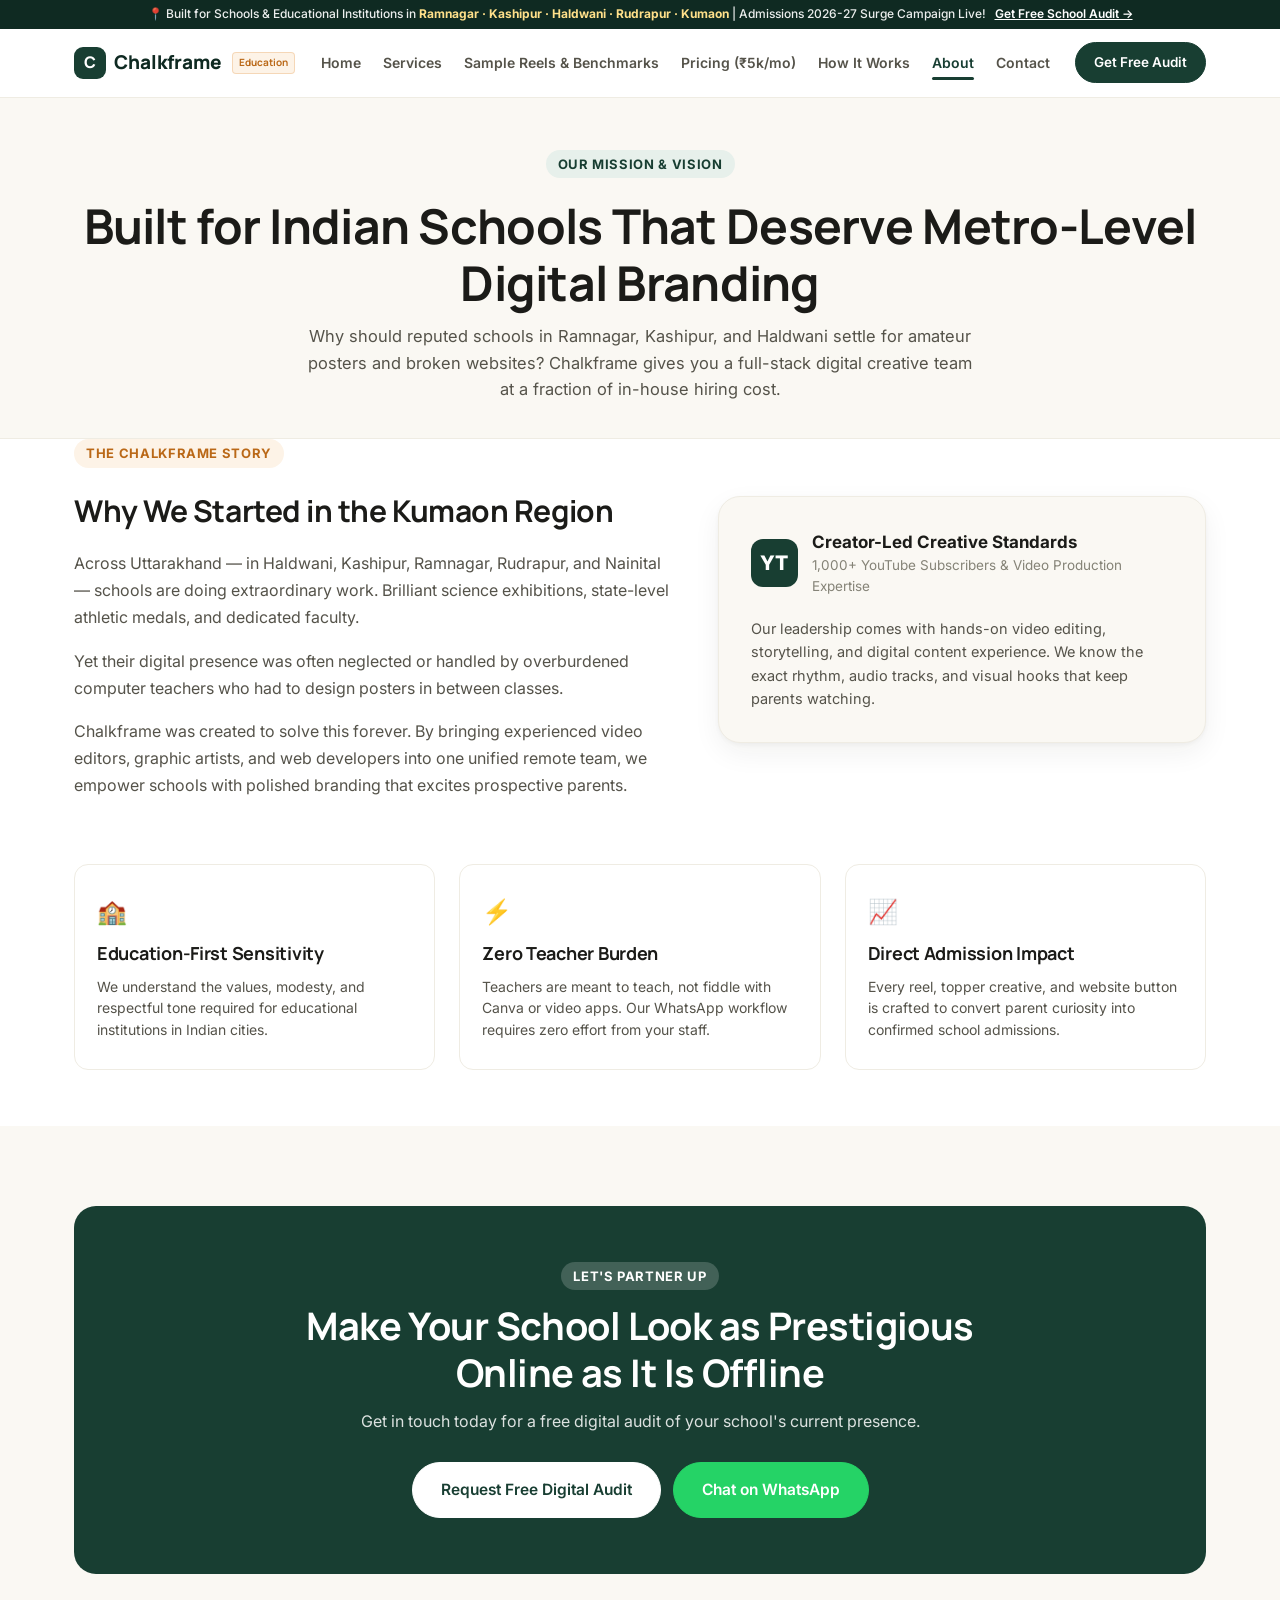
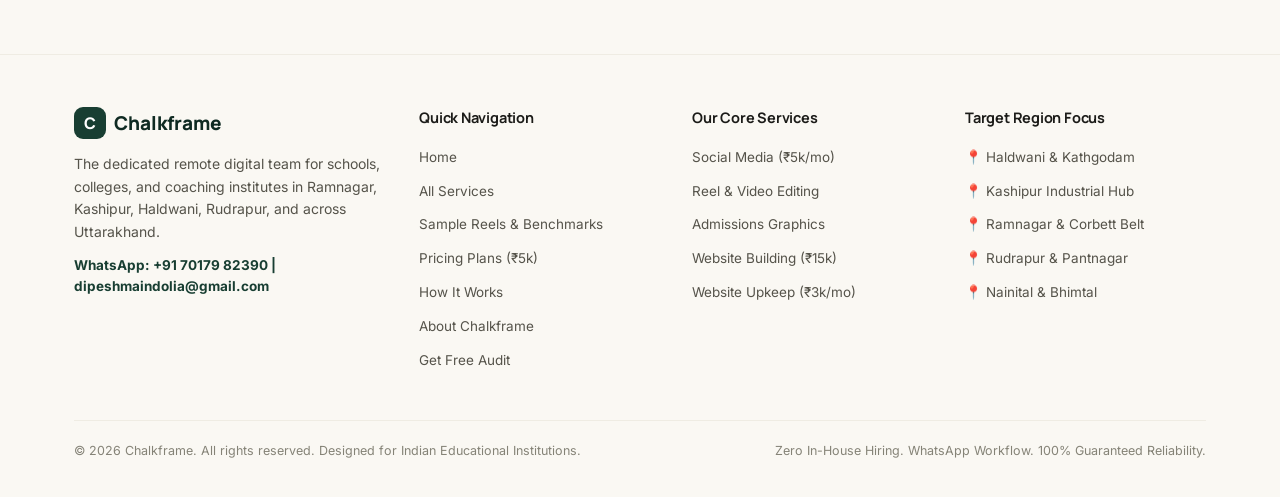
<file: about.html>
<!DOCTYPE html>
<html lang="en">
<head>
<meta charset="UTF-8">
<meta name="viewport" content="width=device-width, initial-scale=1.0">
<title>About Chalkframe — Remote Digital Agency for Indian Schools</title>
<meta name="description" content="Learn about Chalkframe's mission to provide world-class social media, reel editing, and website support to schools in Ramnagar, Kashipur, and Haldwani.">
<link rel="preconnect" href="https://fonts.googleapis.com">
<link rel="preconnect" href="https://fonts.gstatic.com" crossorigin>
<link href="https://fonts.googleapis.com/css2?family=Manrope:wght@500;600;700;800&family=Inter:wght@400;500;600;700&display=swap" rel="stylesheet">
<link rel="stylesheet" href="css/style.css">
</head>
<body>
<div class="top-bar">
  <span>📍 Built for Schools & Educational Institutions in <strong>Ramnagar · Kashipur · Haldwani · Rudrapur · Kumaon</strong> | Admissions 2026-27 Surge Campaign Live! <a href="contact.html">Get Free School Audit →</a></span>
</div>
<header id="siteHeader">
  <nav class="wrap">
    <a href="index.html" class="brand">
      <span class="brand-mark">C</span>Chalkframe<span class="brand-tag">Education</span>
    </a>
    <div class="nav-links">
      <a href="index.html" class="">Home</a>
      <a href="services.html" class="">Services</a>
      <a href="portfolio.html" class="">Sample Reels &amp; Benchmarks</a>
      <a href="pricing.html" class="">Pricing (₹5k/mo)</a>
      <a href="how-it-works.html" class="">How It Works</a>
      <a href="about.html" class="active">About</a>
      <a href="contact.html" class="">Contact</a>
    </div>
    <div class="nav-right">
      <a href="contact.html" class="btn btn-primary btn-sm">Get Free Audit</a>
      <button class="menu-btn" id="menuBtn" aria-label="Toggle navigation menu" aria-expanded="false">
        <span class="hamburger-icon"></span>
      </button>
    </div>
  </nav>
</header>

<!-- MOBILE NAVIGATION DRAWER (FULL-SCREEN, HIGH-CONTRAST & TOUCH-FRIENDLY) -->
<div class="mobile-drawer" id="mobileMenu" aria-hidden="true">
  <div class="mobile-drawer-header">
    <a href="index.html" class="brand">
      <span class="brand-mark">C</span>Chalkframe<span class="brand-tag">Menu</span>
    </a>
    <button class="close-menu-btn" id="closeMenuBtn" aria-label="Close navigation menu">
      ✕ Close
    </button>
  </div>
  <div class="mobile-drawer-content">
    <div class="mobile-drawer-links">
      <a href="index.html" class="mobile-nav-link ">
        <span class="nav-icon">🏠</span>
        <div class="nav-link-text">
          <div class="nav-link-title">Home</div>
          <div class="nav-link-sub">Overview, transformation &amp; highlights</div>
        </div>
      </a>
      <a href="services.html" class="mobile-nav-link ">
        <span class="nav-icon">⚡</span>
        <div class="nav-link-text">
          <div class="nav-link-title">All Services</div>
          <div class="nav-link-sub">Social media, reels, graphics &amp; websites</div>
        </div>
      </a>
      <a href="portfolio.html" class="mobile-nav-link ">
        <span class="nav-icon">🎬</span>
        <div class="nav-link-text">
          <div class="nav-link-title">Sample Reels &amp; Benchmarks</div>
          <div class="nav-link-sub">Visual benchmarks &amp; editing standard references</div>
        </div>
      </a>
      <a href="pricing.html" class="mobile-nav-link ">
        <span class="nav-icon">💰</span>
        <div class="nav-link-text">
          <div class="nav-link-title">Pricing Plans</div>
          <div class="nav-link-sub">₹5k Social Media · ₹15k Website · ₹3k Maint.</div>
        </div>
      </a>
      <a href="how-it-works.html" class="mobile-nav-link ">
        <span class="nav-icon">🔄</span>
        <div class="nav-link-text">
          <div class="nav-link-title">How It Works</div>
          <div class="nav-link-sub">Simple WhatsApp workflow &amp; turnaround SLAs</div>
        </div>
      </a>
      <a href="about.html" class="mobile-nav-link active">
        <span class="nav-icon">🏫</span>
        <div class="nav-link-text">
          <div class="nav-link-title">About Chalkframe</div>
          <div class="nav-link-sub">Our mission for Kumaon &amp; Indian schools</div>
        </div>
      </a>
      <a href="contact.html" class="mobile-nav-link ">
        <span class="nav-icon">📞</span>
        <div class="nav-link-text">
          <div class="nav-link-title">Contact &amp; Free Audit</div>
          <div class="nav-link-sub">Get your 5-point school digital report</div>
        </div>
      </a>
    </div>

    <div class="mobile-drawer-cta">
      <a href="contact.html" class="btn btn-primary btn-lg" style="width: 100%; margin-bottom: 10px;">
        ⚡ Get Free School Audit
      </a>
      <a href="https://wa.me/917017982390?text=Hello%20Chalkframe,%20we%20want%20to%20know%20about%20your%20school%20social%20media%20and%20website%20services." class="btn btn-whatsapp btn-lg" target="_blank" rel="noopener" style="width: 100%;">
        💬 Chat on WhatsApp
      </a>
    </div>
  </div>
</div>
<div class="page-hero">
  <div class="wrap">
    <span class="eyebrow">Our Mission &amp; Vision</span>
    <h1>Built for Indian Schools That Deserve Metro-Level Digital Branding</h1>
    <p class="lead">Why should reputed schools in Ramnagar, Kashipur, and Haldwani settle for amateur posters and broken websites? Chalkframe gives you a full-stack digital creative team at a fraction of in-house hiring cost.</p>
  </div>
</div>

<main>
  <div class="wrap">
    <div style="display: grid; grid-template-columns: 1.1fr 0.9fr; gap: 48px; align-items: center; margin-bottom: 64px;">
      <div>
        <span class="eyebrow eyebrow-amber">The Chalkframe Story</span>
        <h2 style="font-size: 30px; margin: 8px 0 16px;">Why We Started in the Kumaon Region</h2>
        <p style="font-size: 16px; color: var(--ink-soft); line-height: 1.7; margin-bottom: 16px;">
          Across Uttarakhand — in Haldwani, Kashipur, Ramnagar, Rudrapur, and Nainital — schools are doing extraordinary work. Brilliant science exhibitions, state-level athletic medals, and dedicated faculty.
        </p>
        <p style="font-size: 16px; color: var(--ink-soft); line-height: 1.7; margin-bottom: 16px;">
          Yet their digital presence was often neglected or handled by overburdened computer teachers who had to design posters in between classes.
        </p>
        <p style="font-size: 16px; color: var(--ink-soft); line-height: 1.7;">
          Chalkframe was created to solve this forever. By bringing experienced video editors, graphic artists, and web developers into one unified remote team, we empower schools with polished branding that excites prospective parents.
        </p>
      </div>

      <div style="background: var(--paper-warm); border: 1px solid var(--border-soft); border-radius: var(--radius-l); padding: 32px; box-shadow: var(--shadow-card);">
        <div style="display: flex; align-items: center; gap: 14px; margin-bottom: 20px;">
          <div style="width: 48px; height: 48px; border-radius: 12px; background: var(--pine); color: #fff; display: flex; align-items: center; justify-content: center; font-size: 20px; font-weight: 800;">YT</div>
          <div>
            <div style="font-weight: 700; font-size: 17px;">Creator-Led Creative Standards</div>
            <div style="font-size: 13.5px; color: var(--ink-faint);">1,000+ YouTube Subscribers &amp; Video Production Expertise</div>
          </div>
        </div>
        <p style="font-size: 14.5px; color: var(--ink-soft); line-height: 1.6;">
          Our leadership comes with hands-on video editing, storytelling, and digital content experience. We know the exact rhythm, audio tracks, and visual hooks that keep parents watching.
        </p>
      </div>
    </div>

    <!-- 4 Pillar Principles -->
    <div style="display: grid; grid-template-columns: repeat(3, 1fr); gap: 24px; margin-bottom: 56px;">
      <div style="background: #fff; border: 1px solid var(--border-soft); border-radius: var(--radius-m); padding: 28px 22px;" class="reveal">
        <div style="font-size: 24px; margin-bottom: 10px;">🏫</div>
        <h4 style="font-size: 18px; margin-bottom: 8px;">Education-First Sensitivity</h4>
        <p style="font-size: 14px; color: var(--ink-soft); line-height: 1.55;">We understand the values, modesty, and respectful tone required for educational institutions in Indian cities.</p>
      </div>

      <div style="background: #fff; border: 1px solid var(--border-soft); border-radius: var(--radius-m); padding: 28px 22px;" class="reveal">
        <div style="font-size: 24px; margin-bottom: 10px;">⚡</div>
        <h4 style="font-size: 18px; margin-bottom: 8px;">Zero Teacher Burden</h4>
        <p style="font-size: 14px; color: var(--ink-soft); line-height: 1.55;">Teachers are meant to teach, not fiddle with Canva or video apps. Our WhatsApp workflow requires zero effort from your staff.</p>
      </div>

      <div style="background: #fff; border: 1px solid var(--border-soft); border-radius: var(--radius-m); padding: 28px 22px;" class="reveal">
        <div style="font-size: 24px; margin-bottom: 10px;">📈</div>
        <h4 style="font-size: 18px; margin-bottom: 8px;">Direct Admission Impact</h4>
        <p style="font-size: 14px; color: var(--ink-soft); line-height: 1.55;">Every reel, topper creative, and website button is crafted to convert parent curiosity into confirmed school admissions.</p>
      </div>
    </div>
  </div>

  <!-- AUDIT CTA BANNER -->
  <section class="bg-warm">
    <div class="wrap">
      <div class="cta-banner reveal">
        <span class="eyebrow eyebrow-white">Let's Partner Up</span>
        <h2>Make Your School Look as Prestigious Online as It Is Offline</h2>
        <p class="section-sub">Get in touch today for a free digital audit of your school's current presence.</p>
        <div class="cta-actions">
          <a href="contact.html" class="btn btn-white btn-lg">Request Free Digital Audit</a>
          <a href="https://wa.me/917017982390?text=Hello%20Chalkframe,%20we%20want%20to%20know%20more." class="btn btn-whatsapp btn-lg" target="_blank" rel="noopener">Chat on WhatsApp</a>
        </div>
      </div>
    </div>
  </section>
</main>

<footer>
  <div class="wrap">
    <div class="footer-grid">
      <div class="footer-col">
        <a href="index.html" class="brand" style="margin-bottom: 14px;">
          <span class="brand-mark">C</span>Chalkframe
        </a>
        <p style="font-size: 14px; color: var(--ink-soft); line-height: 1.6; margin-top: 10px;">
          The dedicated remote digital team for schools, colleges, and coaching institutes in Ramnagar, Kashipur, Haldwani, Rudrapur, and across Uttarakhand.
        </p>
        <p style="font-size: 13.5px; font-weight: 700; color: var(--pine); margin-top: 12px;">
          WhatsApp: +91 70179 82390 | dipeshmaindolia@gmail.com
        </p>
      </div>

      <div class="footer-col">
        <h4>Quick Navigation</h4>
        <ul class="footer-links-list">
          <li><a href="index.html">Home</a></li>
          <li><a href="services.html">All Services</a></li>
          <li><a href="portfolio.html">Sample Reels &amp; Benchmarks</a></li>
          <li><a href="pricing.html">Pricing Plans (₹5k)</a></li>
          <li><a href="how-it-works.html">How It Works</a></li>
          <li><a href="about.html">About Chalkframe</a></li>
          <li><a href="contact.html">Get Free Audit</a></li>
        </ul>
      </div>

      <div class="footer-col">
        <h4>Our Core Services</h4>
        <ul class="footer-links-list">
          <li><a href="services.html#social">Social Media (₹5k/mo)</a></li>
          <li><a href="services.html#reels">Reel &amp; Video Editing</a></li>
          <li><a href="services.html#graphics">Admissions Graphics</a></li>
          <li><a href="services.html#website">Website Building (₹15k)</a></li>
          <li><a href="services.html#maintenance">Website Upkeep (₹3k/mo)</a></li>
        </ul>
      </div>

      <div class="footer-col">
        <h4>Target Region Focus</h4>
        <ul class="footer-links-list">
          <li><span style="font-size: 13.5px; color: var(--ink-soft);">📍 Haldwani &amp; Kathgodam</span></li>
          <li><span style="font-size: 13.5px; color: var(--ink-soft);">📍 Kashipur Industrial Hub</span></li>
          <li><span style="font-size: 13.5px; color: var(--ink-soft);">📍 Ramnagar &amp; Corbett Belt</span></li>
          <li><span style="font-size: 13.5px; color: var(--ink-soft);">📍 Rudrapur &amp; Pantnagar</span></li>
          <li><span style="font-size: 13.5px; color: var(--ink-soft);">📍 Nainital &amp; Bhimtal</span></li>
        </ul>
      </div>
    </div>

    <div class="footer-bottom">
      <div>© 2026 Chalkframe. All rights reserved. Designed for Indian Educational Institutions.</div>
      <div>Zero In-House Hiring. WhatsApp Workflow. 100% Guaranteed Reliability.</div>
    </div>
  </div>
</footer>

<div class="sticky-wa-bar">
  <a href="https://wa.me/917017982390?text=Hello%20Chalkframe,%20we%20want%20to%20know%20about%20your%20school%20social%20media%20and%20website%20services." class="btn btn-whatsapp btn-sm" target="_blank" rel="noopener">
    💬 WhatsApp Enquiry
  </a>
  <a href="contact.html" class="btn btn-primary btn-sm">
    ⚡ Free School Audit
  </a>
</div>

<script src="js/main.js"></script>
</body>
</html>
</file>
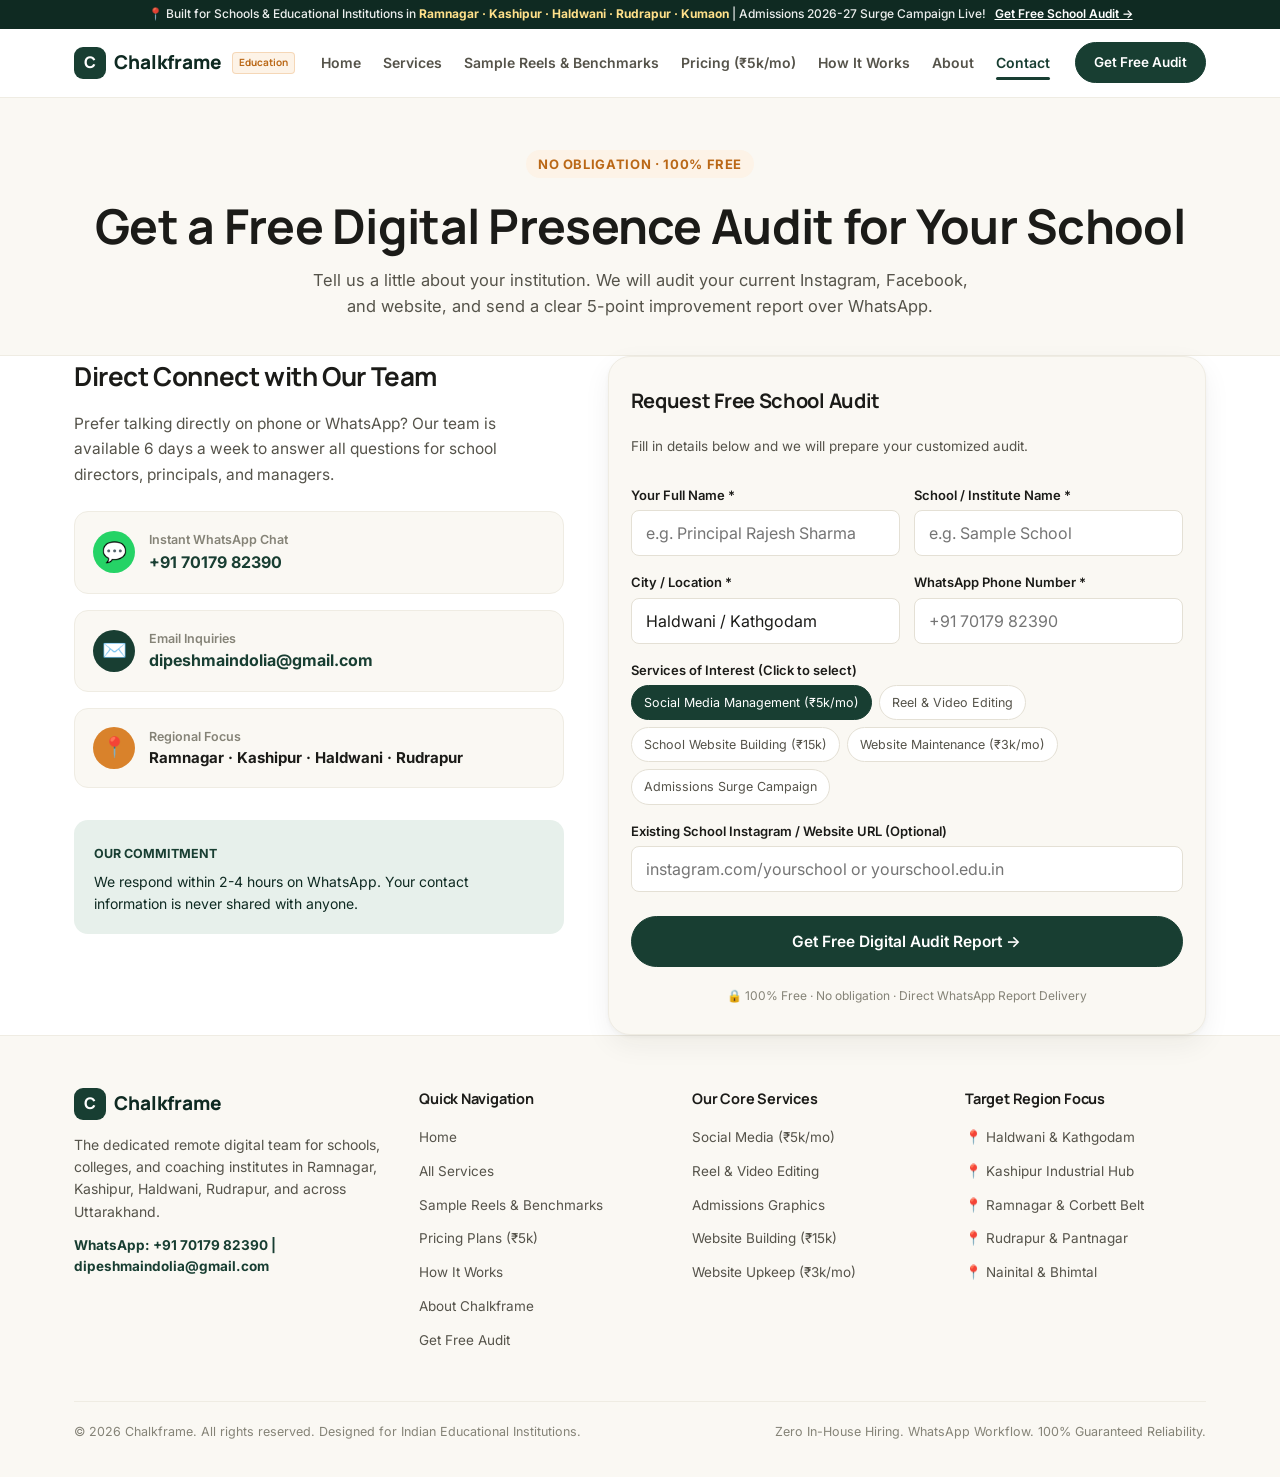
<file: contact.html>
<!DOCTYPE html>
<html lang="en">
<head>
<meta charset="UTF-8">
<meta name="viewport" content="width=device-width, initial-scale=1.0">
<title>Get Free School Digital Audit & Contact | Chalkframe</title>
<meta name="description" content="Request a free 5-point digital audit for your school in Ramnagar, Kashipur, or Haldwani. Connect over WhatsApp with Chalkframe.">
<link rel="preconnect" href="https://fonts.googleapis.com">
<link rel="preconnect" href="https://fonts.gstatic.com" crossorigin>
<link href="https://fonts.googleapis.com/css2?family=Manrope:wght@500;600;700;800&family=Inter:wght@400;500;600;700&display=swap" rel="stylesheet">
<link rel="stylesheet" href="css/style.css">
</head>
<body>
<div class="top-bar">
  <span>📍 Built for Schools & Educational Institutions in <strong>Ramnagar · Kashipur · Haldwani · Rudrapur · Kumaon</strong> | Admissions 2026-27 Surge Campaign Live! <a href="contact.html">Get Free School Audit →</a></span>
</div>
<header id="siteHeader">
  <nav class="wrap">
    <a href="index.html" class="brand">
      <span class="brand-mark">C</span>Chalkframe<span class="brand-tag">Education</span>
    </a>
    <div class="nav-links">
      <a href="index.html" class="">Home</a>
      <a href="services.html" class="">Services</a>
      <a href="portfolio.html" class="">Sample Reels &amp; Benchmarks</a>
      <a href="pricing.html" class="">Pricing (₹5k/mo)</a>
      <a href="how-it-works.html" class="">How It Works</a>
      <a href="about.html" class="">About</a>
      <a href="contact.html" class="active">Contact</a>
    </div>
    <div class="nav-right">
      <a href="contact.html" class="btn btn-primary btn-sm">Get Free Audit</a>
      <button class="menu-btn" id="menuBtn" aria-label="Toggle navigation menu" aria-expanded="false">
        <span class="hamburger-icon"></span>
      </button>
    </div>
  </nav>
</header>

<!-- MOBILE NAVIGATION DRAWER (FULL-SCREEN, HIGH-CONTRAST & TOUCH-FRIENDLY) -->
<div class="mobile-drawer" id="mobileMenu" aria-hidden="true">
  <div class="mobile-drawer-header">
    <a href="index.html" class="brand">
      <span class="brand-mark">C</span>Chalkframe<span class="brand-tag">Menu</span>
    </a>
    <button class="close-menu-btn" id="closeMenuBtn" aria-label="Close navigation menu">
      ✕ Close
    </button>
  </div>
  <div class="mobile-drawer-content">
    <div class="mobile-drawer-links">
      <a href="index.html" class="mobile-nav-link ">
        <span class="nav-icon">🏠</span>
        <div class="nav-link-text">
          <div class="nav-link-title">Home</div>
          <div class="nav-link-sub">Overview, transformation &amp; highlights</div>
        </div>
      </a>
      <a href="services.html" class="mobile-nav-link ">
        <span class="nav-icon">⚡</span>
        <div class="nav-link-text">
          <div class="nav-link-title">All Services</div>
          <div class="nav-link-sub">Social media, reels, graphics &amp; websites</div>
        </div>
      </a>
      <a href="portfolio.html" class="mobile-nav-link ">
        <span class="nav-icon">🎬</span>
        <div class="nav-link-text">
          <div class="nav-link-title">Sample Reels &amp; Benchmarks</div>
          <div class="nav-link-sub">Visual benchmarks &amp; editing standard references</div>
        </div>
      </a>
      <a href="pricing.html" class="mobile-nav-link ">
        <span class="nav-icon">💰</span>
        <div class="nav-link-text">
          <div class="nav-link-title">Pricing Plans</div>
          <div class="nav-link-sub">₹5k Social Media · ₹15k Website · ₹3k Maint.</div>
        </div>
      </a>
      <a href="how-it-works.html" class="mobile-nav-link ">
        <span class="nav-icon">🔄</span>
        <div class="nav-link-text">
          <div class="nav-link-title">How It Works</div>
          <div class="nav-link-sub">Simple WhatsApp workflow &amp; turnaround SLAs</div>
        </div>
      </a>
      <a href="about.html" class="mobile-nav-link ">
        <span class="nav-icon">🏫</span>
        <div class="nav-link-text">
          <div class="nav-link-title">About Chalkframe</div>
          <div class="nav-link-sub">Our mission for Kumaon &amp; Indian schools</div>
        </div>
      </a>
      <a href="contact.html" class="mobile-nav-link active">
        <span class="nav-icon">📞</span>
        <div class="nav-link-text">
          <div class="nav-link-title">Contact &amp; Free Audit</div>
          <div class="nav-link-sub">Get your 5-point school digital report</div>
        </div>
      </a>
    </div>

    <div class="mobile-drawer-cta">
      <a href="contact.html" class="btn btn-primary btn-lg" style="width: 100%; margin-bottom: 10px;">
        ⚡ Get Free School Audit
      </a>
      <a href="https://wa.me/917017982390?text=Hello%20Chalkframe,%20we%20want%20to%20know%20about%20your%20school%20social%20media%20and%20website%20services." class="btn btn-whatsapp btn-lg" target="_blank" rel="noopener" style="width: 100%;">
        💬 Chat on WhatsApp
      </a>
    </div>
  </div>
</div>
<div class="page-hero">
  <div class="wrap">
    <span class="eyebrow eyebrow-amber">No Obligation · 100% Free</span>
    <h1>Get a Free Digital Presence Audit for Your School</h1>
    <p class="lead">Tell us a little about your institution. We will audit your current Instagram, Facebook, and website, and send a clear 5-point improvement report over WhatsApp.</p>
  </div>
</div>

<main>
  <div class="wrap">
    <div class="contact-layout">
      <!-- Left Side -->
      <div>
        <h2 style="font-size: 26px; margin-bottom: 14px;">Direct Connect with Our Team</h2>
        <p style="font-size: 15.5px; color: var(--ink-soft); line-height: 1.65; margin-bottom: 24px;">
          Prefer talking directly on phone or WhatsApp? Our team is available 6 days a week to answer all questions for school directors, principals, and managers.
        </p>

        <div style="display: flex; flex-direction: column; gap: 16px; margin-bottom: 32px;">
          <div style="background: var(--paper-warm); border: 1px solid var(--border-soft); border-radius: var(--radius-m); padding: 18px; display: flex; align-items: center; gap: 14px;">
            <div style="width: 42px; height: 42px; border-radius: 50%; background: #25D366; color: #fff; display: flex; align-items: center; justify-content: center; font-size: 20px; flex: none;">💬</div>
            <div>
              <div style="font-size: 12.5px; color: var(--ink-faint); font-weight: 600;">Instant WhatsApp Chat</div>
              <a href="https://wa.me/917017982390?text=Hello%20Chalkframe,%20we%20want%20a%20Free%20School%20Digital%20Audit." target="_blank" rel="noopener" style="font-size: 16px; font-weight: 700; color: var(--pine);">+91 70179 82390</a>
            </div>
          </div>

          <div style="background: var(--paper-warm); border: 1px solid var(--border-soft); border-radius: var(--radius-m); padding: 18px; display: flex; align-items: center; gap: 14px;">
            <div style="width: 42px; height: 42px; border-radius: 50%; background: var(--pine); color: #fff; display: flex; align-items: center; justify-content: center; font-size: 20px; flex: none;">✉️</div>
            <div>
              <div style="font-size: 12.5px; color: var(--ink-faint); font-weight: 600;">Email Inquiries</div>
              <a href="mailto:dipeshmaindolia@gmail.com" style="font-size: 16px; font-weight: 700; color: var(--pine);">dipeshmaindolia@gmail.com</a>
            </div>
          </div>

          <div style="background: var(--paper-warm); border: 1px solid var(--border-soft); border-radius: var(--radius-m); padding: 18px; display: flex; align-items: center; gap: 14px;">
            <div style="width: 42px; height: 42px; border-radius: 50%; background: var(--marigold); color: #fff; display: flex; align-items: center; justify-content: center; font-size: 20px; flex: none;">📍</div>
            <div>
              <div style="font-size: 12.5px; color: var(--ink-faint); font-weight: 600;">Regional Focus</div>
              <div style="font-size: 15px; font-weight: 700; color: var(--ink);">Ramnagar · Kashipur · Haldwani · Rudrapur</div>
            </div>
          </div>
        </div>

        <div style="background: var(--pine-tint); border-radius: var(--radius-m); padding: 20px;">
          <span style="font-size: 12.5px; font-weight: 700; color: var(--pine); text-transform: uppercase;">Our Commitment</span>
          <p style="font-size: 14px; color: var(--pine-dark); margin-top: 6px; line-height: 1.55;">
            We respond within 2-4 hours on WhatsApp. Your contact information is never shared with anyone.
          </p>
        </div>
      </div>

      <!-- Right Side: Form -->
      <div>
        <form class="audit-form reveal">
          <h3 style="font-size: 20px; margin-bottom: 4px;">Request Free School Audit</h3>
          <p style="font-size: 13.5px; color: var(--ink-soft); margin-bottom: 12px;">Fill in details below and we will prepare your customized audit.</p>

          <div class="form-grid-2">
            <div class="form-field">
              <label for="f-name">Your Full Name *</label>
              <input type="text" id="f-name" placeholder="e.g. Principal Rajesh Sharma" required>
            </div>
            <div class="form-field">
              <label for="f-inst">School / Institute Name *</label>
              <input type="text" id="f-inst" placeholder="e.g. Sample School" required>
            </div>
          </div>

          <div class="form-grid-2">
            <div class="form-field">
              <label for="f-city">City / Location *</label>
              <select id="f-city">
                <option value="Haldwani">Haldwani / Kathgodam</option>
                <option value="Kashipur">Kashipur</option>
                <option value="Ramnagar">Ramnagar / Corbett</option>
                <option value="Rudrapur">Rudrapur / Pantnagar</option>
                <option value="Nainital">Nainital / Bhimtal</option>
                <option value="Other">Other Region in Uttarakhand</option>
              </select>
            </div>
            <div class="form-field">
              <label for="f-phone">WhatsApp Phone Number *</label>
              <input type="tel" id="f-phone" placeholder="+91 70179 82390" required>
            </div>
          </div>

          <div class="form-field">
            <label>Services of Interest (Click to select)</label>
            <div class="service-pills">
              <span class="service-pill active">Social Media Management (₹5k/mo)</span>
              <span class="service-pill">Reel &amp; Video Editing</span>
              <span class="service-pill">School Website Building (₹15k)</span>
              <span class="service-pill">Website Maintenance (₹3k/mo)</span>
              <span class="service-pill">Admissions Surge Campaign</span>
            </div>
          </div>

          <div class="form-field">
            <label for="f-social">Existing School Instagram / Website URL (Optional)</label>
            <input type="text" id="f-social" placeholder="instagram.com/yourschool or yourschool.edu.in">
          </div>

          <button type="submit" class="btn btn-primary btn-lg" style="width: 100%; margin-top: 8px;">
            Get Free Digital Audit Report →
          </button>

          <p style="font-size: 12px; color: var(--ink-faint); text-align: center; margin-top: 4px;">
            🔒 100% Free · No obligation · Direct WhatsApp Report Delivery
          </p>
        </form>
      </div>
    </div>
  </div>
</main>

<footer>
  <div class="wrap">
    <div class="footer-grid">
      <div class="footer-col">
        <a href="index.html" class="brand" style="margin-bottom: 14px;">
          <span class="brand-mark">C</span>Chalkframe
        </a>
        <p style="font-size: 14px; color: var(--ink-soft); line-height: 1.6; margin-top: 10px;">
          The dedicated remote digital team for schools, colleges, and coaching institutes in Ramnagar, Kashipur, Haldwani, Rudrapur, and across Uttarakhand.
        </p>
        <p style="font-size: 13.5px; font-weight: 700; color: var(--pine); margin-top: 12px;">
          WhatsApp: +91 70179 82390 | dipeshmaindolia@gmail.com
        </p>
      </div>

      <div class="footer-col">
        <h4>Quick Navigation</h4>
        <ul class="footer-links-list">
          <li><a href="index.html">Home</a></li>
          <li><a href="services.html">All Services</a></li>
          <li><a href="portfolio.html">Sample Reels &amp; Benchmarks</a></li>
          <li><a href="pricing.html">Pricing Plans (₹5k)</a></li>
          <li><a href="how-it-works.html">How It Works</a></li>
          <li><a href="about.html">About Chalkframe</a></li>
          <li><a href="contact.html">Get Free Audit</a></li>
        </ul>
      </div>

      <div class="footer-col">
        <h4>Our Core Services</h4>
        <ul class="footer-links-list">
          <li><a href="services.html#social">Social Media (₹5k/mo)</a></li>
          <li><a href="services.html#reels">Reel &amp; Video Editing</a></li>
          <li><a href="services.html#graphics">Admissions Graphics</a></li>
          <li><a href="services.html#website">Website Building (₹15k)</a></li>
          <li><a href="services.html#maintenance">Website Upkeep (₹3k/mo)</a></li>
        </ul>
      </div>

      <div class="footer-col">
        <h4>Target Region Focus</h4>
        <ul class="footer-links-list">
          <li><span style="font-size: 13.5px; color: var(--ink-soft);">📍 Haldwani &amp; Kathgodam</span></li>
          <li><span style="font-size: 13.5px; color: var(--ink-soft);">📍 Kashipur Industrial Hub</span></li>
          <li><span style="font-size: 13.5px; color: var(--ink-soft);">📍 Ramnagar &amp; Corbett Belt</span></li>
          <li><span style="font-size: 13.5px; color: var(--ink-soft);">📍 Rudrapur &amp; Pantnagar</span></li>
          <li><span style="font-size: 13.5px; color: var(--ink-soft);">📍 Nainital &amp; Bhimtal</span></li>
        </ul>
      </div>
    </div>

    <div class="footer-bottom">
      <div>© 2026 Chalkframe. All rights reserved. Designed for Indian Educational Institutions.</div>
      <div>Zero In-House Hiring. WhatsApp Workflow. 100% Guaranteed Reliability.</div>
    </div>
  </div>
</footer>

<div class="sticky-wa-bar">
  <a href="https://wa.me/917017982390?text=Hello%20Chalkframe,%20we%20want%20to%20know%20about%20your%20school%20social%20media%20and%20website%20services." class="btn btn-whatsapp btn-sm" target="_blank" rel="noopener">
    💬 WhatsApp Enquiry
  </a>
  <a href="contact.html" class="btn btn-primary btn-sm">
    ⚡ Free School Audit
  </a>
</div>

<script src="js/main.js"></script>
</body>
</html>
</file>
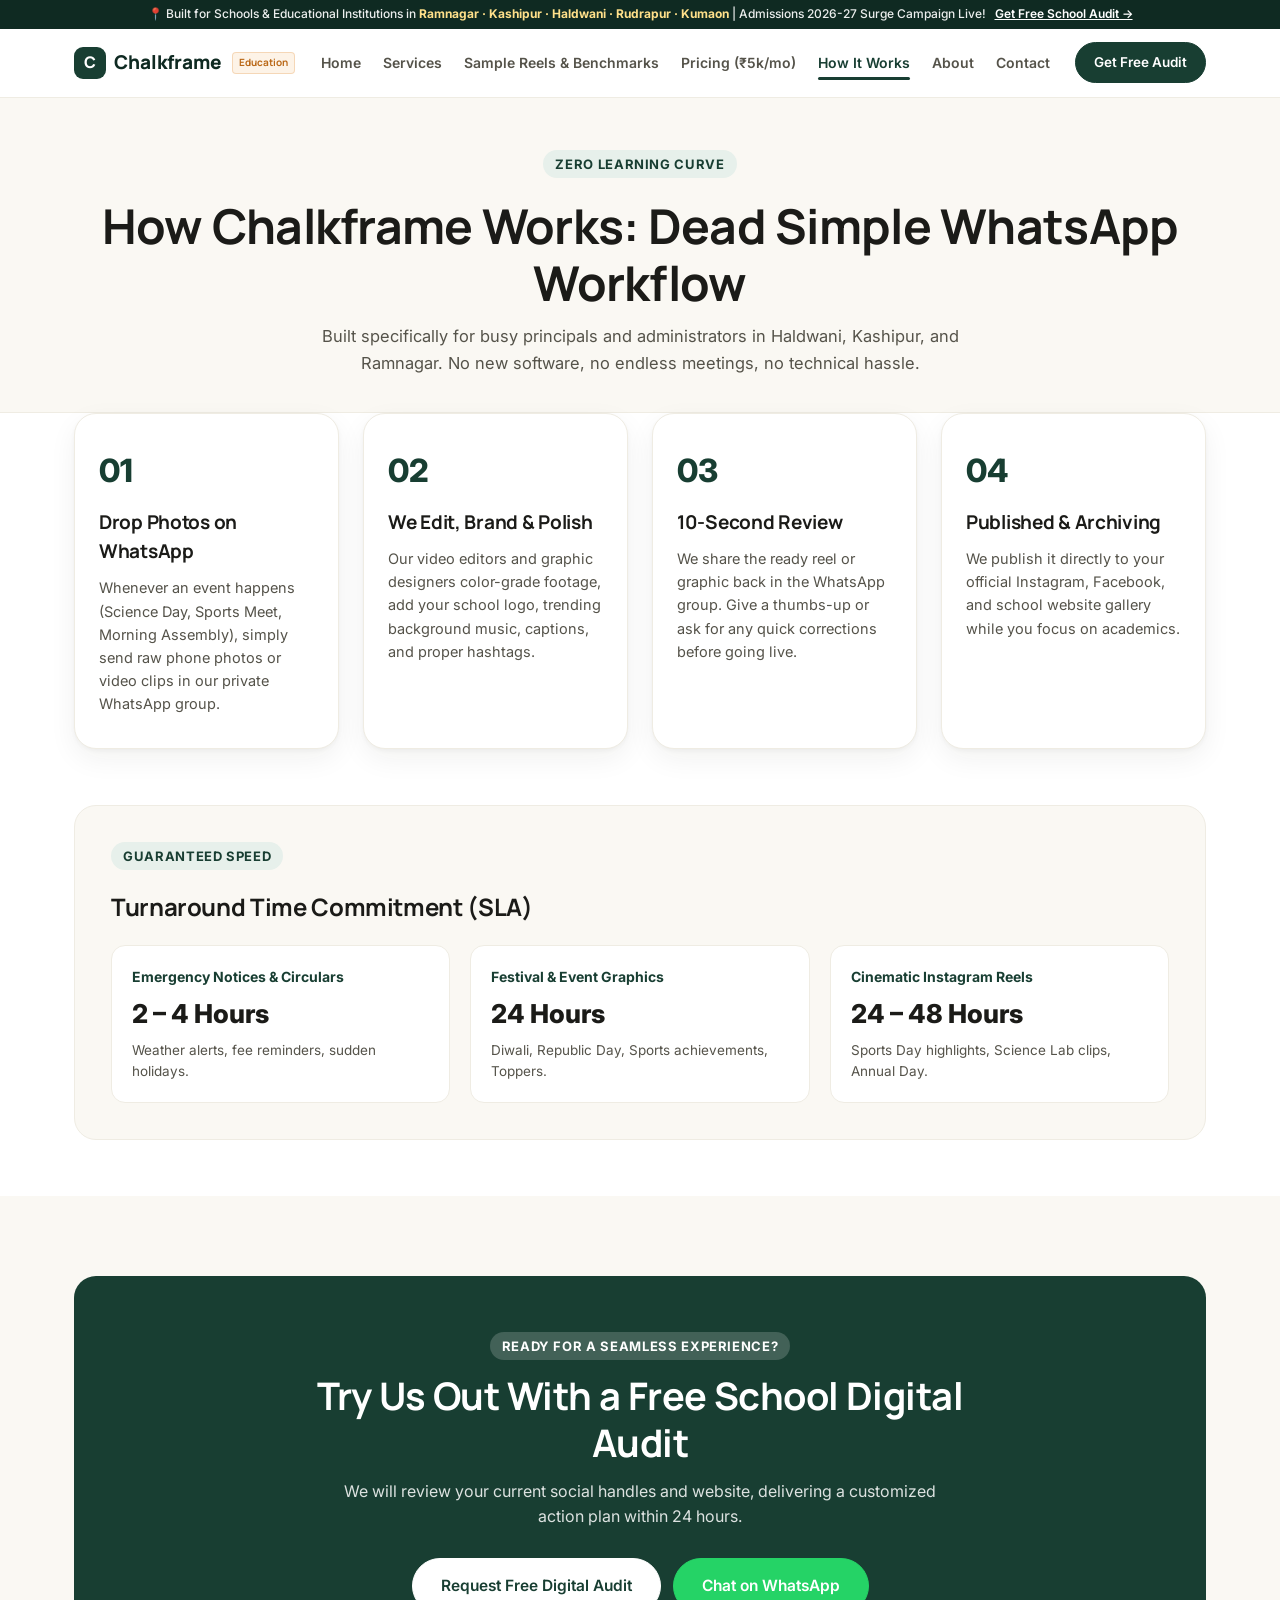
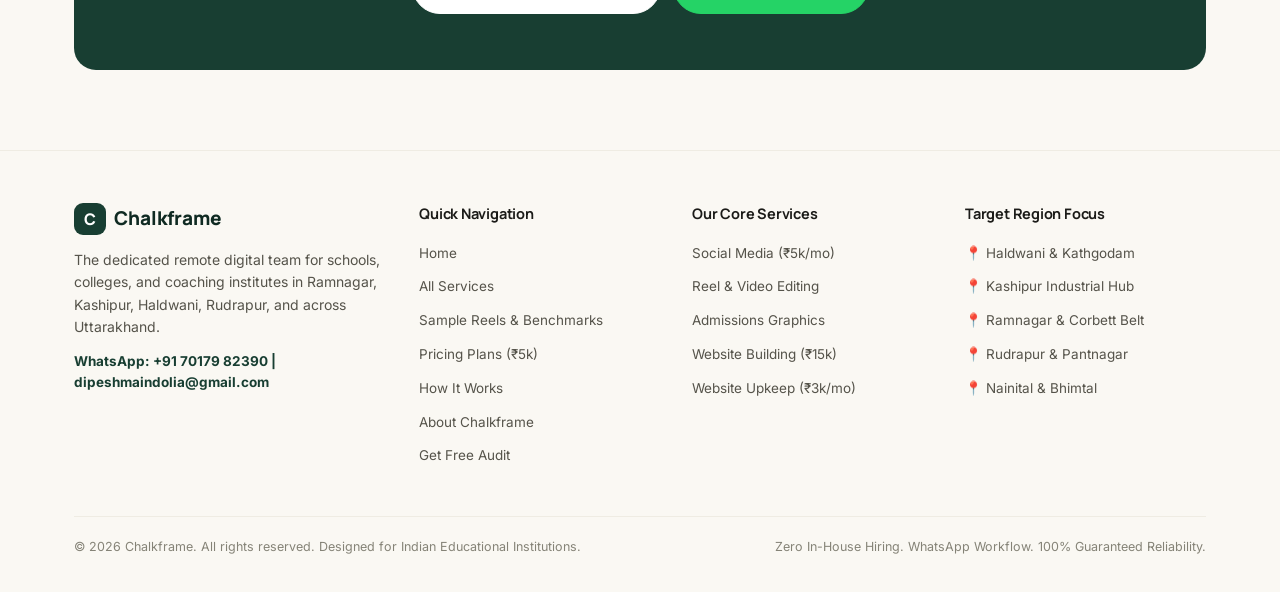
<file: how-it-works.html>
<!DOCTYPE html>
<html lang="en">
<head>
<meta charset="UTF-8">
<meta name="viewport" content="width=device-width, initial-scale=1.0">
<title>How Chalkframe Works — Simple WhatsApp School Digital Workflow</title>
<meta name="description" content="Discover how easy it is for schools in Haldwani, Kashipur, and Ramnagar to manage social media and websites via WhatsApp with Chalkframe.">
<link rel="preconnect" href="https://fonts.googleapis.com">
<link rel="preconnect" href="https://fonts.gstatic.com" crossorigin>
<link href="https://fonts.googleapis.com/css2?family=Manrope:wght@500;600;700;800&family=Inter:wght@400;500;600;700&display=swap" rel="stylesheet">
<link rel="stylesheet" href="css/style.css">
</head>
<body>
<div class="top-bar">
  <span>📍 Built for Schools & Educational Institutions in <strong>Ramnagar · Kashipur · Haldwani · Rudrapur · Kumaon</strong> | Admissions 2026-27 Surge Campaign Live! <a href="contact.html">Get Free School Audit →</a></span>
</div>
<header id="siteHeader">
  <nav class="wrap">
    <a href="index.html" class="brand">
      <span class="brand-mark">C</span>Chalkframe<span class="brand-tag">Education</span>
    </a>
    <div class="nav-links">
      <a href="index.html" class="">Home</a>
      <a href="services.html" class="">Services</a>
      <a href="portfolio.html" class="">Sample Reels &amp; Benchmarks</a>
      <a href="pricing.html" class="">Pricing (₹5k/mo)</a>
      <a href="how-it-works.html" class="active">How It Works</a>
      <a href="about.html" class="">About</a>
      <a href="contact.html" class="">Contact</a>
    </div>
    <div class="nav-right">
      <a href="contact.html" class="btn btn-primary btn-sm">Get Free Audit</a>
      <button class="menu-btn" id="menuBtn" aria-label="Toggle navigation menu" aria-expanded="false">
        <span class="hamburger-icon"></span>
      </button>
    </div>
  </nav>
</header>

<!-- MOBILE NAVIGATION DRAWER (FULL-SCREEN, HIGH-CONTRAST & TOUCH-FRIENDLY) -->
<div class="mobile-drawer" id="mobileMenu" aria-hidden="true">
  <div class="mobile-drawer-header">
    <a href="index.html" class="brand">
      <span class="brand-mark">C</span>Chalkframe<span class="brand-tag">Menu</span>
    </a>
    <button class="close-menu-btn" id="closeMenuBtn" aria-label="Close navigation menu">
      ✕ Close
    </button>
  </div>
  <div class="mobile-drawer-content">
    <div class="mobile-drawer-links">
      <a href="index.html" class="mobile-nav-link ">
        <span class="nav-icon">🏠</span>
        <div class="nav-link-text">
          <div class="nav-link-title">Home</div>
          <div class="nav-link-sub">Overview, transformation &amp; highlights</div>
        </div>
      </a>
      <a href="services.html" class="mobile-nav-link ">
        <span class="nav-icon">⚡</span>
        <div class="nav-link-text">
          <div class="nav-link-title">All Services</div>
          <div class="nav-link-sub">Social media, reels, graphics &amp; websites</div>
        </div>
      </a>
      <a href="portfolio.html" class="mobile-nav-link ">
        <span class="nav-icon">🎬</span>
        <div class="nav-link-text">
          <div class="nav-link-title">Sample Reels &amp; Benchmarks</div>
          <div class="nav-link-sub">Visual benchmarks &amp; editing standard references</div>
        </div>
      </a>
      <a href="pricing.html" class="mobile-nav-link ">
        <span class="nav-icon">💰</span>
        <div class="nav-link-text">
          <div class="nav-link-title">Pricing Plans</div>
          <div class="nav-link-sub">₹5k Social Media · ₹15k Website · ₹3k Maint.</div>
        </div>
      </a>
      <a href="how-it-works.html" class="mobile-nav-link active">
        <span class="nav-icon">🔄</span>
        <div class="nav-link-text">
          <div class="nav-link-title">How It Works</div>
          <div class="nav-link-sub">Simple WhatsApp workflow &amp; turnaround SLAs</div>
        </div>
      </a>
      <a href="about.html" class="mobile-nav-link ">
        <span class="nav-icon">🏫</span>
        <div class="nav-link-text">
          <div class="nav-link-title">About Chalkframe</div>
          <div class="nav-link-sub">Our mission for Kumaon &amp; Indian schools</div>
        </div>
      </a>
      <a href="contact.html" class="mobile-nav-link ">
        <span class="nav-icon">📞</span>
        <div class="nav-link-text">
          <div class="nav-link-title">Contact &amp; Free Audit</div>
          <div class="nav-link-sub">Get your 5-point school digital report</div>
        </div>
      </a>
    </div>

    <div class="mobile-drawer-cta">
      <a href="contact.html" class="btn btn-primary btn-lg" style="width: 100%; margin-bottom: 10px;">
        ⚡ Get Free School Audit
      </a>
      <a href="https://wa.me/917017982390?text=Hello%20Chalkframe,%20we%20want%20to%20know%20about%20your%20school%20social%20media%20and%20website%20services." class="btn btn-whatsapp btn-lg" target="_blank" rel="noopener" style="width: 100%;">
        💬 Chat on WhatsApp
      </a>
    </div>
  </div>
</div>
<div class="page-hero">
  <div class="wrap">
    <span class="eyebrow">Zero Learning Curve</span>
    <h1>How Chalkframe Works: Dead Simple WhatsApp Workflow</h1>
    <p class="lead">Built specifically for busy principals and administrators in Haldwani, Kashipur, and Ramnagar. No new software, no endless meetings, no technical hassle.</p>
  </div>
</div>

<main>
  <div class="wrap">
    <!-- Step by step details -->
    <div style="display: grid; grid-template-columns: repeat(4, 1fr); gap: 24px; margin-bottom: 56px;">
      <div style="background: var(--paper); border: 1.5px solid var(--border-soft); border-radius: var(--radius-l); padding: 32px 24px; box-shadow: var(--shadow-card);" class="reveal">
        <div style="font-size: 32px; font-weight: 800; color: var(--pine); margin-bottom: 12px;">01</div>
        <h3 style="font-size: 19px; margin-bottom: 10px;">Drop Photos on WhatsApp</h3>
        <p style="font-size: 14.5px; color: var(--ink-soft); line-height: 1.6;">Whenever an event happens (Science Day, Sports Meet, Morning Assembly), simply send raw phone photos or video clips in our private WhatsApp group.</p>
      </div>

      <div style="background: var(--paper); border: 1.5px solid var(--border-soft); border-radius: var(--radius-l); padding: 32px 24px; box-shadow: var(--shadow-card);" class="reveal">
        <div style="font-size: 32px; font-weight: 800; color: var(--pine); margin-bottom: 12px;">02</div>
        <h3 style="font-size: 19px; margin-bottom: 10px;">We Edit, Brand &amp; Polish</h3>
        <p style="font-size: 14.5px; color: var(--ink-soft); line-height: 1.6;">Our video editors and graphic designers color-grade footage, add your school logo, trending background music, captions, and proper hashtags.</p>
      </div>

      <div style="background: var(--paper); border: 1.5px solid var(--border-soft); border-radius: var(--radius-l); padding: 32px 24px; box-shadow: var(--shadow-card);" class="reveal">
        <div style="font-size: 32px; font-weight: 800; color: var(--pine); margin-bottom: 12px;">03</div>
        <h3 style="font-size: 19px; margin-bottom: 10px;">10-Second Review</h3>
        <p style="font-size: 14.5px; color: var(--ink-soft); line-height: 1.6;">We share the ready reel or graphic back in the WhatsApp group. Give a thumbs-up or ask for any quick corrections before going live.</p>
      </div>

      <div style="background: var(--paper); border: 1.5px solid var(--border-soft); border-radius: var(--radius-l); padding: 32px 24px; box-shadow: var(--shadow-card);" class="reveal">
        <div style="font-size: 32px; font-weight: 800; color: var(--pine); margin-bottom: 12px;">04</div>
        <h3 style="font-size: 19px; margin-bottom: 10px;">Published &amp; Archiving</h3>
        <p style="font-size: 14.5px; color: var(--ink-soft); line-height: 1.6;">We publish it directly to your official Instagram, Facebook, and school website gallery while you focus on academics.</p>
      </div>
    </div>

    <!-- TURNAROUND TIME SLA TABLE -->
    <div style="background: var(--paper-warm); border: 1px solid var(--border-soft); border-radius: var(--radius-l); padding: 36px; margin-bottom: 56px;" class="reveal">
      <span class="eyebrow">Guaranteed Speed</span>
      <h3 style="font-size: 24px; margin: 6px 0 20px;">Turnaround Time Commitment (SLA)</h3>
      
      <div style="display: grid; grid-template-columns: repeat(3, 1fr); gap: 20px;">
        <div style="background: #fff; padding: 20px; border-radius: var(--radius-m); border: 1px solid var(--border-soft);">
          <div style="font-size: 14px; font-weight: 700; color: var(--pine);">Emergency Notices &amp; Circulars</div>
          <div style="font-size: 26px; font-weight: 800; margin: 6px 0; color: var(--ink);">2 – 4 Hours</div>
          <p style="font-size: 13.5px; color: var(--ink-soft);">Weather alerts, fee reminders, sudden holidays.</p>
        </div>

        <div style="background: #fff; padding: 20px; border-radius: var(--radius-m); border: 1px solid var(--border-soft);">
          <div style="font-size: 14px; font-weight: 700; color: var(--pine);">Festival &amp; Event Graphics</div>
          <div style="font-size: 26px; font-weight: 800; margin: 6px 0; color: var(--ink);">24 Hours</div>
          <p style="font-size: 13.5px; color: var(--ink-soft);">Diwali, Republic Day, Sports achievements, Toppers.</p>
        </div>

        <div style="background: #fff; padding: 20px; border-radius: var(--radius-m); border: 1px solid var(--border-soft);">
          <div style="font-size: 14px; font-weight: 700; color: var(--pine);">Cinematic Instagram Reels</div>
          <div style="font-size: 26px; font-weight: 800; margin: 6px 0; color: var(--ink);">24 – 48 Hours</div>
          <p style="font-size: 13.5px; color: var(--ink-soft);">Sports Day highlights, Science Lab clips, Annual Day.</p>
        </div>
      </div>
    </div>
  </div>

  <!-- AUDIT CTA BANNER -->
  <section class="bg-warm">
    <div class="wrap">
      <div class="cta-banner reveal">
        <span class="eyebrow eyebrow-white">Ready for a Seamless Experience?</span>
        <h2>Try Us Out With a Free School Digital Audit</h2>
        <p class="section-sub">We will review your current social handles and website, delivering a customized action plan within 24 hours.</p>
        <div class="cta-actions">
          <a href="contact.html" class="btn btn-white btn-lg">Request Free Digital Audit</a>
          <a href="https://wa.me/917017982390?text=Hello%20Chalkframe,%20we%20want%20to%20learn%20how%20to%20start." class="btn btn-whatsapp btn-lg" target="_blank" rel="noopener">Chat on WhatsApp</a>
        </div>
      </div>
    </div>
  </section>
</main>

<footer>
  <div class="wrap">
    <div class="footer-grid">
      <div class="footer-col">
        <a href="index.html" class="brand" style="margin-bottom: 14px;">
          <span class="brand-mark">C</span>Chalkframe
        </a>
        <p style="font-size: 14px; color: var(--ink-soft); line-height: 1.6; margin-top: 10px;">
          The dedicated remote digital team for schools, colleges, and coaching institutes in Ramnagar, Kashipur, Haldwani, Rudrapur, and across Uttarakhand.
        </p>
        <p style="font-size: 13.5px; font-weight: 700; color: var(--pine); margin-top: 12px;">
          WhatsApp: +91 70179 82390 | dipeshmaindolia@gmail.com
        </p>
      </div>

      <div class="footer-col">
        <h4>Quick Navigation</h4>
        <ul class="footer-links-list">
          <li><a href="index.html">Home</a></li>
          <li><a href="services.html">All Services</a></li>
          <li><a href="portfolio.html">Sample Reels &amp; Benchmarks</a></li>
          <li><a href="pricing.html">Pricing Plans (₹5k)</a></li>
          <li><a href="how-it-works.html">How It Works</a></li>
          <li><a href="about.html">About Chalkframe</a></li>
          <li><a href="contact.html">Get Free Audit</a></li>
        </ul>
      </div>

      <div class="footer-col">
        <h4>Our Core Services</h4>
        <ul class="footer-links-list">
          <li><a href="services.html#social">Social Media (₹5k/mo)</a></li>
          <li><a href="services.html#reels">Reel &amp; Video Editing</a></li>
          <li><a href="services.html#graphics">Admissions Graphics</a></li>
          <li><a href="services.html#website">Website Building (₹15k)</a></li>
          <li><a href="services.html#maintenance">Website Upkeep (₹3k/mo)</a></li>
        </ul>
      </div>

      <div class="footer-col">
        <h4>Target Region Focus</h4>
        <ul class="footer-links-list">
          <li><span style="font-size: 13.5px; color: var(--ink-soft);">📍 Haldwani &amp; Kathgodam</span></li>
          <li><span style="font-size: 13.5px; color: var(--ink-soft);">📍 Kashipur Industrial Hub</span></li>
          <li><span style="font-size: 13.5px; color: var(--ink-soft);">📍 Ramnagar &amp; Corbett Belt</span></li>
          <li><span style="font-size: 13.5px; color: var(--ink-soft);">📍 Rudrapur &amp; Pantnagar</span></li>
          <li><span style="font-size: 13.5px; color: var(--ink-soft);">📍 Nainital &amp; Bhimtal</span></li>
        </ul>
      </div>
    </div>

    <div class="footer-bottom">
      <div>© 2026 Chalkframe. All rights reserved. Designed for Indian Educational Institutions.</div>
      <div>Zero In-House Hiring. WhatsApp Workflow. 100% Guaranteed Reliability.</div>
    </div>
  </div>
</footer>

<div class="sticky-wa-bar">
  <a href="https://wa.me/917017982390?text=Hello%20Chalkframe,%20we%20want%20to%20know%20about%20your%20school%20social%20media%20and%20website%20services." class="btn btn-whatsapp btn-sm" target="_blank" rel="noopener">
    💬 WhatsApp Enquiry
  </a>
  <a href="contact.html" class="btn btn-primary btn-sm">
    ⚡ Free School Audit
  </a>
</div>

<script src="js/main.js"></script>
</body>
</html>
</file>
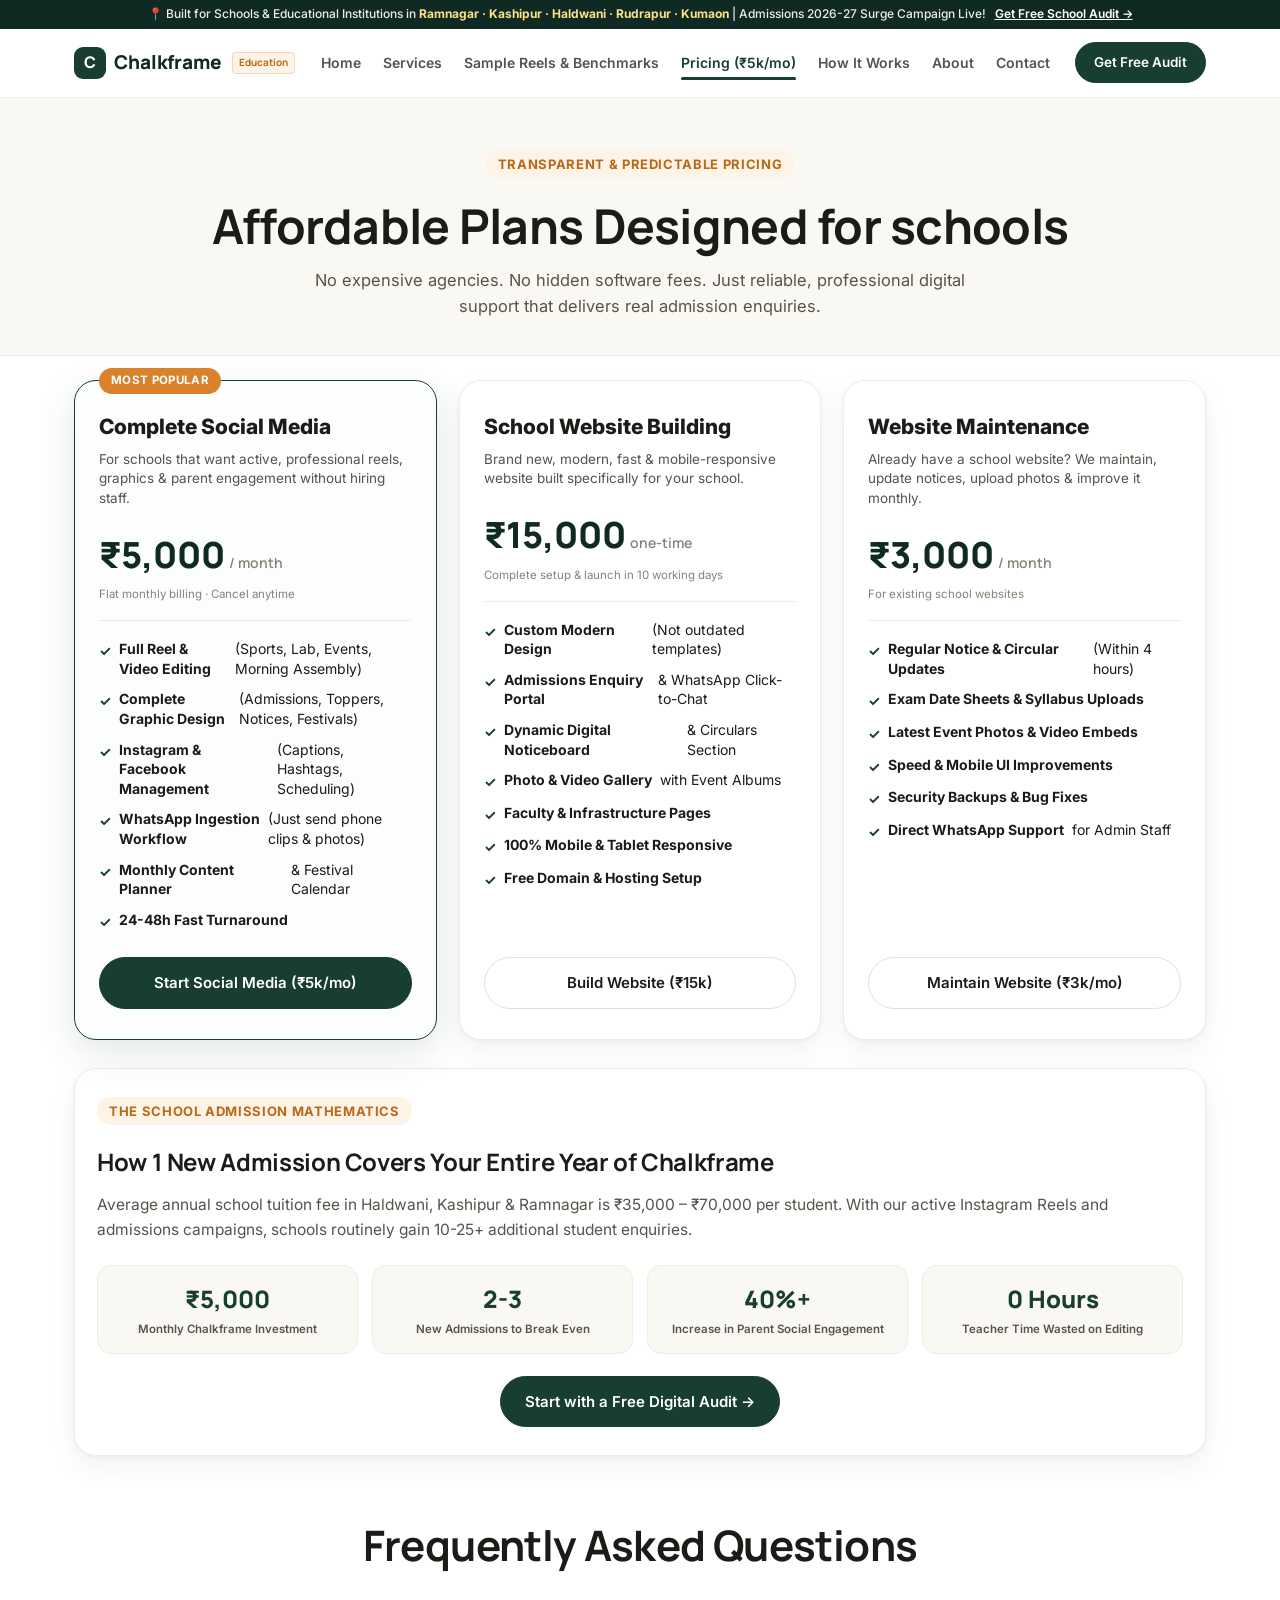
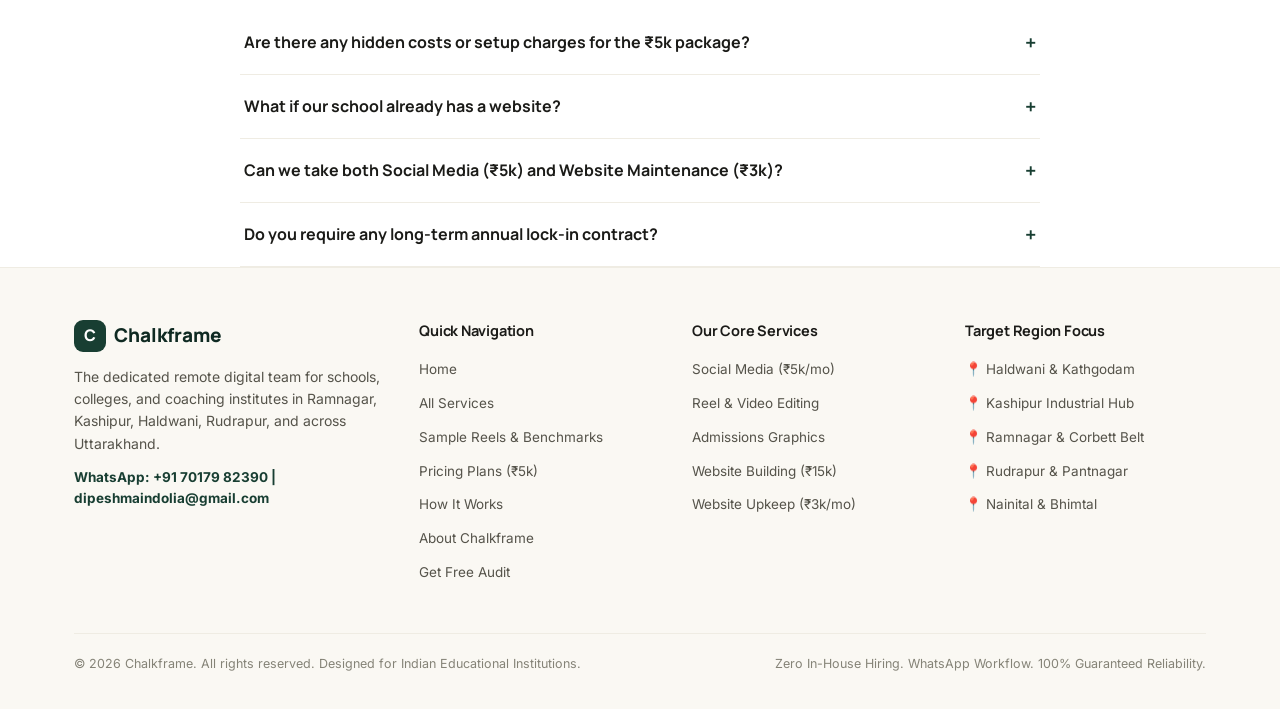
<file: pricing.html>
<!DOCTYPE html>
<html lang="en">
<head>
<meta charset="UTF-8">
<meta name="viewport" content="width=device-width, initial-scale=1.0">
<title>School Digital Pricing Plans — ₹5k Social Media, ₹15k Website | Chalkframe</title>
<meta name="description" content="Transparent pricing for Indian schools: ₹5,000/mo for full social media & reels, ₹15,000 for website building, ₹3,000/mo for website maintenance.">
<link rel="preconnect" href="https://fonts.googleapis.com">
<link rel="preconnect" href="https://fonts.gstatic.com" crossorigin>
<link href="https://fonts.googleapis.com/css2?family=Manrope:wght@500;600;700;800&family=Inter:wght@400;500;600;700&display=swap" rel="stylesheet">
<link rel="stylesheet" href="css/style.css">
</head>
<body>
<div class="top-bar">
  <span>📍 Built for Schools & Educational Institutions in <strong>Ramnagar · Kashipur · Haldwani · Rudrapur · Kumaon</strong> | Admissions 2026-27 Surge Campaign Live! <a href="contact.html">Get Free School Audit →</a></span>
</div>
<header id="siteHeader">
  <nav class="wrap">
    <a href="index.html" class="brand">
      <span class="brand-mark">C</span>Chalkframe<span class="brand-tag">Education</span>
    </a>
    <div class="nav-links">
      <a href="index.html" class="">Home</a>
      <a href="services.html" class="">Services</a>
      <a href="portfolio.html" class="">Sample Reels &amp; Benchmarks</a>
      <a href="pricing.html" class="active">Pricing (₹5k/mo)</a>
      <a href="how-it-works.html" class="">How It Works</a>
      <a href="about.html" class="">About</a>
      <a href="contact.html" class="">Contact</a>
    </div>
    <div class="nav-right">
      <a href="contact.html" class="btn btn-primary btn-sm">Get Free Audit</a>
      <button class="menu-btn" id="menuBtn" aria-label="Toggle navigation menu" aria-expanded="false">
        <span class="hamburger-icon"></span>
      </button>
    </div>
  </nav>
</header>

<!-- MOBILE NAVIGATION DRAWER (FULL-SCREEN, HIGH-CONTRAST & TOUCH-FRIENDLY) -->
<div class="mobile-drawer" id="mobileMenu" aria-hidden="true">
  <div class="mobile-drawer-header">
    <a href="index.html" class="brand">
      <span class="brand-mark">C</span>Chalkframe<span class="brand-tag">Menu</span>
    </a>
    <button class="close-menu-btn" id="closeMenuBtn" aria-label="Close navigation menu">
      ✕ Close
    </button>
  </div>
  <div class="mobile-drawer-content">
    <div class="mobile-drawer-links">
      <a href="index.html" class="mobile-nav-link ">
        <span class="nav-icon">🏠</span>
        <div class="nav-link-text">
          <div class="nav-link-title">Home</div>
          <div class="nav-link-sub">Overview, transformation &amp; highlights</div>
        </div>
      </a>
      <a href="services.html" class="mobile-nav-link ">
        <span class="nav-icon">⚡</span>
        <div class="nav-link-text">
          <div class="nav-link-title">All Services</div>
          <div class="nav-link-sub">Social media, reels, graphics &amp; websites</div>
        </div>
      </a>
      <a href="portfolio.html" class="mobile-nav-link ">
        <span class="nav-icon">🎬</span>
        <div class="nav-link-text">
          <div class="nav-link-title">Sample Reels &amp; Benchmarks</div>
          <div class="nav-link-sub">Visual benchmarks &amp; editing standard references</div>
        </div>
      </a>
      <a href="pricing.html" class="mobile-nav-link active">
        <span class="nav-icon">💰</span>
        <div class="nav-link-text">
          <div class="nav-link-title">Pricing Plans</div>
          <div class="nav-link-sub">₹5k Social Media · ₹15k Website · ₹3k Maint.</div>
        </div>
      </a>
      <a href="how-it-works.html" class="mobile-nav-link ">
        <span class="nav-icon">🔄</span>
        <div class="nav-link-text">
          <div class="nav-link-title">How It Works</div>
          <div class="nav-link-sub">Simple WhatsApp workflow &amp; turnaround SLAs</div>
        </div>
      </a>
      <a href="about.html" class="mobile-nav-link ">
        <span class="nav-icon">🏫</span>
        <div class="nav-link-text">
          <div class="nav-link-title">About Chalkframe</div>
          <div class="nav-link-sub">Our mission for Kumaon &amp; Indian schools</div>
        </div>
      </a>
      <a href="contact.html" class="mobile-nav-link ">
        <span class="nav-icon">📞</span>
        <div class="nav-link-text">
          <div class="nav-link-title">Contact &amp; Free Audit</div>
          <div class="nav-link-sub">Get your 5-point school digital report</div>
        </div>
      </a>
    </div>

    <div class="mobile-drawer-cta">
      <a href="contact.html" class="btn btn-primary btn-lg" style="width: 100%; margin-bottom: 10px;">
        ⚡ Get Free School Audit
      </a>
      <a href="https://wa.me/917017982390?text=Hello%20Chalkframe,%20we%20want%20to%20know%20about%20your%20school%20social%20media%20and%20website%20services." class="btn btn-whatsapp btn-lg" target="_blank" rel="noopener" style="width: 100%;">
        💬 Chat on WhatsApp
      </a>
    </div>
  </div>
</div>
<div class="page-hero">
  <div class="wrap">
    <span class="eyebrow eyebrow-amber">Transparent &amp; Predictable Pricing</span>
    <h1>Affordable Plans Designed for schools</h1>
    <p class="lead">No expensive agencies. No hidden software fees. Just reliable, professional digital support that delivers real admission enquiries.</p>
  </div>
</div>

<main>
  <div class="wrap">
    <div class="pricing-grid-3">
      <!-- Plan 1: 5k Social Media Whole Thing -->
      <div class="price-card featured reveal">
        <span class="price-tag-badge">Most Popular</span>
        <div class="price-title">Complete Social Media</div>
        <div class="price-subtitle">For schools that want active, professional reels, graphics &amp; parent engagement without hiring staff.</div>
        
        <div class="price-amount-box">
          <div class="price-num">₹5,000 <small>/ month</small></div>
          <div class="price-gst">Flat monthly billing · Cancel anytime</div>
        </div>

        <ul class="price-features">
          <li><span class="check">✓</span> <strong>Full Reel &amp; Video Editing</strong> (Sports, Lab, Events, Morning Assembly)</li>
          <li><span class="check">✓</span> <strong>Complete Graphic Design</strong> (Admissions, Toppers, Notices, Festivals)</li>
          <li><span class="check">✓</span> <strong>Instagram &amp; Facebook Management</strong> (Captions, Hashtags, Scheduling)</li>
          <li><span class="check">✓</span> <strong>WhatsApp Ingestion Workflow</strong> (Just send phone clips &amp; photos)</li>
          <li><span class="check">✓</span> <strong>Monthly Content Planner</strong> &amp; Festival Calendar</li>
          <li><span class="check">✓</span> <strong>24-48h Fast Turnaround</strong></li>
        </ul>

        <a href="contact.html?plan=social5k" class="btn btn-primary">Start Social Media (₹5k/mo)</a>
      </div>

      <!-- Plan 2: 15K Website Building -->
      <div class="price-card reveal">
        <div class="price-title">School Website Building</div>
        <div class="price-subtitle">Brand new, modern, fast &amp; mobile-responsive website built specifically for your school.</div>
        
        <div class="price-amount-box">
          <div class="price-num">₹15,000 <small>one-time</small></div>
          <div class="price-gst">Complete setup &amp; launch in 10 working days</div>
        </div>

        <ul class="price-features">
          <li><span class="check">✓</span> <strong>Custom Modern Design</strong> (Not outdated templates)</li>
          <li><span class="check">✓</span> <strong>Admissions Enquiry Portal</strong> &amp; WhatsApp Click-to-Chat</li>
          <li><span class="check">✓</span> <strong>Dynamic Digital Noticeboard</strong> &amp; Circulars Section</li>
          <li><span class="check">✓</span> <strong>Photo &amp; Video Gallery</strong> with Event Albums</li>
          <li><span class="check">✓</span> <strong>Faculty &amp; Infrastructure Pages</strong></li>
          <li><span class="check">✓</span> <strong>100% Mobile &amp; Tablet Responsive</strong></li>
          <li><span class="check">✓</span> <strong>Free Domain &amp; Hosting Setup</strong></li>
        </ul>

        <a href="contact.html?plan=web15k" class="btn btn-ghost">Build Website (₹15k)</a>
      </div>

      <!-- Plan 3: 3K Website Maintenance -->
      <div class="price-card reveal">
        <div class="price-title">Website Maintenance</div>
        <div class="price-subtitle">Already have a school website? We maintain, update notices, upload photos &amp; improve it monthly.</div>
        
        <div class="price-amount-box">
          <div class="price-num">₹3,000 <small>/ month</small></div>
          <div class="price-gst">For existing school websites</div>
        </div>

        <ul class="price-features">
          <li><span class="check">✓</span> <strong>Regular Notice &amp; Circular Updates</strong> (Within 4 hours)</li>
          <li><span class="check">✓</span> <strong>Exam Date Sheets &amp; Syllabus Uploads</strong></li>
          <li><span class="check">✓</span> <strong>Latest Event Photos &amp; Video Embeds</strong></li>
          <li><span class="check">✓</span> <strong>Speed &amp; Mobile UI Improvements</strong></li>
          <li><span class="check">✓</span> <strong>Security Backups &amp; Bug Fixes</strong></li>
          <li><span class="check">✓</span> <strong>Direct WhatsApp Support</strong> for Admin Staff</li>
        </ul>

        <a href="contact.html?plan=maint3k" class="btn btn-ghost">Maintain Website (₹3k/mo)</a>
      </div>
    </div>

    <!-- ROI BREAKDOWN FOR SCHOOL DIRECTORS -->
    <div class="case-study-card reveal">
      <span class="eyebrow eyebrow-amber">The School Admission Mathematics</span>
      <h3 style="font-size: 24px; margin: 6px 0 12px;">How 1 New Admission Covers Your Entire Year of Chalkframe</h3>
      <p style="font-size: 15.5px; color: var(--ink-soft); line-height: 1.65;">
        Average annual school tuition fee in Haldwani, Kashipur &amp; Ramnagar is ₹35,000 – ₹70,000 per student. With our active Instagram Reels and admissions campaigns, schools routinely gain 10-25+ additional student enquiries.
      </p>
      
      <div class="case-metric-grid">
        <div class="metric-box">
          <div class="metric-num">₹5,000</div>
          <div class="metric-label">Monthly Chalkframe Investment</div>
        </div>
        <div class="metric-box">
          <div class="metric-num">2-3</div>
          <div class="metric-label">New Admissions to Break Even</div>
        </div>
        <div class="metric-box">
          <div class="metric-num">40%+</div>
          <div class="metric-label">Increase in Parent Social Engagement</div>
        </div>
        <div class="metric-box">
          <div class="metric-num">0 Hours</div>
          <div class="metric-label">Teacher Time Wasted on Editing</div>
        </div>
      </div>

      <div style="text-align: center; margin-top: 20px;">
        <a href="contact.html" class="btn btn-primary">Start with a Free Digital Audit →</a>
      </div>
    </div>

    <!-- FAQ SECTION -->
    <div style="margin-top: 64px;">
      <div class="section-head center">
        <h2 class="section-title reveal">Frequently Asked Questions</h2>
      </div>

      <div class="faq-list">
        <div class="faq-item reveal">
          <button class="faq-q">Are there any hidden costs or setup charges for the ₹5k package?<span class="plus">+</span></button>
          <div class="faq-a"><p>No. The ₹5,000/month package is completely transparent. It includes all graphic design, video and reel editing, caption writing, and posting support. You can cancel anytime with 15 days notice.</p></div>
        </div>
        <div class="faq-item reveal">
          <button class="faq-q">What if our school already has a website?<span class="plus">+</span></button>
          <div class="faq-a"><p>If you already have a website built on WordPress, PHP, or HTML, our ₹3,000/month Website Maintenance plan handles all circular uploads, date sheet updates, photo gallery additions, speed optimization, and security backups.</p></div>
        </div>
        <div class="faq-item reveal">
          <button class="faq-q">Can we take both Social Media (₹5k) and Website Maintenance (₹3k)?<span class="plus">+</span></button>
          <div class="faq-a"><p>Yes! Many institutions in Kashipur and Haldwani choose our combined plan for complete digital peace of mind.</p></div>
        </div>
        <div class="faq-item reveal">
          <button class="faq-q">Do you require any long-term annual lock-in contract?<span class="plus">+</span></button>
          <div class="faq-a"><p>No long-term lock-in is forced. We believe in earning your trust month after month through the quality of our reels, posters, and responsiveness.</p></div>
        </div>
      </div>
    </div>
  </div>
</main>

<footer>
  <div class="wrap">
    <div class="footer-grid">
      <div class="footer-col">
        <a href="index.html" class="brand" style="margin-bottom: 14px;">
          <span class="brand-mark">C</span>Chalkframe
        </a>
        <p style="font-size: 14px; color: var(--ink-soft); line-height: 1.6; margin-top: 10px;">
          The dedicated remote digital team for schools, colleges, and coaching institutes in Ramnagar, Kashipur, Haldwani, Rudrapur, and across Uttarakhand.
        </p>
        <p style="font-size: 13.5px; font-weight: 700; color: var(--pine); margin-top: 12px;">
          WhatsApp: +91 70179 82390 | dipeshmaindolia@gmail.com
        </p>
      </div>

      <div class="footer-col">
        <h4>Quick Navigation</h4>
        <ul class="footer-links-list">
          <li><a href="index.html">Home</a></li>
          <li><a href="services.html">All Services</a></li>
          <li><a href="portfolio.html">Sample Reels &amp; Benchmarks</a></li>
          <li><a href="pricing.html">Pricing Plans (₹5k)</a></li>
          <li><a href="how-it-works.html">How It Works</a></li>
          <li><a href="about.html">About Chalkframe</a></li>
          <li><a href="contact.html">Get Free Audit</a></li>
        </ul>
      </div>

      <div class="footer-col">
        <h4>Our Core Services</h4>
        <ul class="footer-links-list">
          <li><a href="services.html#social">Social Media (₹5k/mo)</a></li>
          <li><a href="services.html#reels">Reel &amp; Video Editing</a></li>
          <li><a href="services.html#graphics">Admissions Graphics</a></li>
          <li><a href="services.html#website">Website Building (₹15k)</a></li>
          <li><a href="services.html#maintenance">Website Upkeep (₹3k/mo)</a></li>
        </ul>
      </div>

      <div class="footer-col">
        <h4>Target Region Focus</h4>
        <ul class="footer-links-list">
          <li><span style="font-size: 13.5px; color: var(--ink-soft);">📍 Haldwani &amp; Kathgodam</span></li>
          <li><span style="font-size: 13.5px; color: var(--ink-soft);">📍 Kashipur Industrial Hub</span></li>
          <li><span style="font-size: 13.5px; color: var(--ink-soft);">📍 Ramnagar &amp; Corbett Belt</span></li>
          <li><span style="font-size: 13.5px; color: var(--ink-soft);">📍 Rudrapur &amp; Pantnagar</span></li>
          <li><span style="font-size: 13.5px; color: var(--ink-soft);">📍 Nainital &amp; Bhimtal</span></li>
        </ul>
      </div>
    </div>

    <div class="footer-bottom">
      <div>© 2026 Chalkframe. All rights reserved. Designed for Indian Educational Institutions.</div>
      <div>Zero In-House Hiring. WhatsApp Workflow. 100% Guaranteed Reliability.</div>
    </div>
  </div>
</footer>

<div class="sticky-wa-bar">
  <a href="https://wa.me/917017982390?text=Hello%20Chalkframe,%20we%20want%20to%20know%20about%20your%20school%20social%20media%20and%20website%20services." class="btn btn-whatsapp btn-sm" target="_blank" rel="noopener">
    💬 WhatsApp Enquiry
  </a>
  <a href="contact.html" class="btn btn-primary btn-sm">
    ⚡ Free School Audit
  </a>
</div>

<script src="js/main.js"></script>
</body>
</html>
</file>
<file: css/style.css>
:root {
  --ink: #1B1B18;
  --ink-soft: #55534A;
  --ink-faint: #858377;
  --paper: #FFFFFF;
  --paper-warm: #FAF8F3;
  --paper-deep: #F3EFE6;
  --border: #E4E0D5;
  --border-soft: #EFECE3;
  --pine: #183E32;
  --pine-dark: #0F2A22;
  --pine-light: #265949;
  --pine-tint: #E7F0EB;
  --marigold: #D9822B;
  --marigold-dark: #BA6817;
  --marigold-tint: #FDF3E7;
  --accent-red: #E04D38;
  --radius-s: 8px;
  --radius-m: 14px;
  --radius-l: 22px;
  --shadow-card: 0 2px 4px rgba(27, 27, 24, 0.04), 0 10px 28px rgba(27, 27, 24, 0.06);
  --shadow-hover: 0 16px 36px rgba(24, 62, 50, 0.12);
  --shadow-panel: 0 24px 64px rgba(15, 42, 34, 0.14);
  --max: 1180px;
}

*, *::before, *::after {
  box-sizing: border-box;
}

html {
  scroll-behavior: smooth;
  -webkit-text-size-adjust: 100%;
}

body {
  margin: 0;
  padding: 0;
  width: 100%;
  overflow-x: hidden;
  font-family: 'Inter', -apple-system, BlinkMacSystemFont, 'Segoe UI', Roboto, sans-serif;
  color: var(--ink);
  background: var(--paper);
  -webkit-font-smoothing: antialiased;
  line-height: 1.55;
}

h1, h2, h3, h4, h5 {
  font-family: 'Manrope', sans-serif;
  font-weight: 700;
  margin: 0;
  letter-spacing: -0.015em;
  color: var(--ink);
}

p { margin: 0; }
a { color: inherit; text-decoration: none; -webkit-tap-highlight-color: transparent; }
img, svg, video { display: block; max-width: 100%; height: auto; }
button { font-family: inherit; cursor: pointer; -webkit-tap-highlight-color: transparent; }
ul { margin: 0; padding: 0; list-style: none; }

.wrap {
  max-width: var(--max);
  margin: 0 auto;
  padding: 0 24px;
  width: 100%;
}
@media (max-width: 600px) {
  .wrap { padding: 0 16px; }
}

section { padding: 80px 0; }
@media (max-width: 768px) { section { padding: 48px 0; } }

.bg-warm { background: var(--paper-warm); }
.bg-deep { background: var(--paper-deep); }
.bg-pine { background: var(--pine); color: #fff; }
.bg-pine h1, .bg-pine h2, .bg-pine h3 { color: #fff; }

.eyebrow {
  font-size: 13px;
  color: var(--pine);
  font-weight: 700;
  text-transform: uppercase;
  letter-spacing: 0.05em;
  margin-bottom: 12px;
  display: inline-flex;
  align-items: center;
  gap: 8px;
  background: var(--pine-tint);
  padding: 4px 12px;
  border-radius: 999px;
}
.eyebrow.eyebrow-amber {
  color: var(--marigold-dark);
  background: var(--marigold-tint);
}
.eyebrow.eyebrow-white {
  color: #fff;
  background: rgba(255, 255, 255, 0.18);
}

h2.section-title {
  font-size: clamp(24px, 3.8vw, 42px);
  line-height: 1.2;
  max-width: 740px;
}

.section-sub {
  margin-top: 12px;
  font-size: 16px;
  color: var(--ink-soft);
  max-width: 620px;
  line-height: 1.6;
}
@media (max-width: 600px) {
  .section-sub { font-size: 15px; }
}

.section-head {
  display: flex;
  justify-content: space-between;
  align-items: flex-end;
  gap: 24px;
  margin-bottom: 40px;
}
.section-head.center {
  text-align: center;
  flex-direction: column;
  align-items: center;
}
.section-head.center h2, .section-head.center .section-sub {
  margin-left: auto;
  margin-right: auto;
}

@media (max-width: 768px) {
  .section-head { flex-direction: column; align-items: flex-start; gap: 14px; margin-bottom: 28px; }
  .section-head.center { align-items: center; text-align: center; }
}

/* Regional Location Tag */
.regional-badge {
  display: inline-flex;
  align-items: center;
  gap: 6px;
  background: #FFF3D6;
  border: 1px solid #F3DB9A;
  color: #8C5300;
  font-size: 12.5px;
  font-weight: 700;
  padding: 5px 12px;
  border-radius: 999px;
  margin-bottom: 14px;
  text-align: center;
  line-height: 1.35;
}
@media (max-width: 600px) {
  .regional-badge { font-size: 11.5px; padding: 4px 10px; }
}

/* Buttons */
.btn {
  display: inline-flex;
  align-items: center;
  justify-content: center;
  gap: 8px;
  padding: 13px 24px;
  border-radius: 999px;
  font-weight: 600;
  font-size: 15px;
  border: 1.5px solid transparent;
  transition: all .18s ease;
  white-space: nowrap;
  cursor: pointer;
  touch-action: manipulation;
}
.btn-primary {
  background: var(--pine);
  color: #fff;
  border-color: var(--pine);
}
.btn-primary:hover, .btn-primary:active {
  background: var(--pine-dark);
  border-color: var(--pine-dark);
  transform: translateY(-1px);
  box-shadow: 0 4px 14px rgba(24, 62, 50, 0.25);
}
.btn-secondary {
  background: var(--marigold);
  color: #fff;
  border-color: var(--marigold);
}
.btn-secondary:hover, .btn-secondary:active {
  background: var(--marigold-dark);
  border-color: var(--marigold-dark);
  transform: translateY(-1px);
}
.btn-ghost {
  background: transparent;
  color: var(--ink);
  border-color: var(--border);
}
.btn-ghost:hover, .btn-ghost:active {
  border-color: var(--ink);
  background: rgba(0, 0, 0, 0.02);
}
.btn-white {
  background: #fff;
  color: var(--pine);
  border-color: #fff;
}
.btn-white:hover, .btn-white:active {
  background: var(--paper-warm);
}
.btn-whatsapp {
  background: #25D366;
  color: #fff;
  border-color: #25D366;
}
.btn-whatsapp:hover, .btn-whatsapp:active {
  background: #20BA5A;
  border-color: #20BA5A;
}
.btn-sm { padding: 9px 18px; font-size: 13.5px; }
.btn-lg { padding: 15px 28px; font-size: 15.5px; }

@media (max-width: 500px) {
  .btn-lg { width: 100%; padding: 14px 20px; font-size: 15px; }
}

/* ---------- HEADER & TOP BAR ---------- */
header {
  position: sticky;
  top: 0;
  z-index: 100;
  background: rgba(255, 255, 255, 0.98);
  backdrop-filter: blur(12px);
  border-bottom: 1.5px solid var(--border-soft);
}
.top-bar {
  background: var(--pine-dark);
  color: rgba(255, 255, 255, 0.92);
  font-size: 12px;
  padding: 6px 12px;
  text-align: center;
  font-weight: 500;
  line-height: 1.4;
}
.top-bar strong { color: #FFE08A; }
.top-bar a { color: #fff; text-decoration: underline; margin-left: 6px; font-weight: 600; white-space: nowrap; }

nav.wrap {
  display: flex;
  align-items: center;
  justify-content: space-between;
  height: 68px;
}
.brand {
  display: flex;
  align-items: center;
  gap: 8px;
  font-family: 'Manrope', sans-serif;
  font-weight: 800;
  font-size: 19px;
  color: var(--pine-dark);
}
.brand-mark {
  width: 32px;
  height: 32px;
  border-radius: 9px;
  background: var(--pine);
  display: flex;
  align-items: center;
  justify-content: center;
  color: #fff;
  font-size: 16px;
  font-weight: 800;
  flex: none;
}
.brand-tag {
  font-size: 10px;
  font-weight: 700;
  background: var(--marigold-tint);
  color: var(--marigold-dark);
  padding: 2px 6px;
  border-radius: 4px;
  border: 1px solid rgba(217, 130, 43, 0.25);
  margin-left: 2px;
}

.nav-links {
  display: flex;
  gap: 22px;
  font-size: 14px;
  color: var(--ink-soft);
  font-weight: 600;
}
.nav-links a {
  position: relative;
  padding: 6px 0;
  transition: color .15s ease;
}
.nav-links a:hover, .nav-links a.active {
  color: var(--pine);
}
.nav-links a.active::after {
  content: "";
  position: absolute;
  bottom: 0;
  left: 0;
  right: 0;
  height: 2.5px;
  background: var(--pine);
  border-radius: 2px;
}
.nav-right {
  display: flex;
  align-items: center;
  gap: 12px;
}

/* Hamburger button */
.menu-btn {
  display: none;
  background: var(--paper-warm);
  border: 1px solid var(--border);
  border-radius: 8px;
  padding: 8px 12px;
  cursor: pointer;
  align-items: center;
  justify-content: center;
  min-height: 40px;
  min-width: 44px;
}
.hamburger-icon {
  display: block;
  width: 20px;
  height: 2px;
  background: var(--ink);
  position: relative;
  transition: all .2s ease;
}
.hamburger-icon::before, .hamburger-icon::after {
  content: "";
  position: absolute;
  left: 0;
  width: 20px;
  height: 2px;
  background: var(--ink);
  transition: all .2s ease;
}
.hamburger-icon::before { top: -6px; }
.hamburger-icon::after { top: 6px; }

@media (max-width: 960px) {
  .nav-links { display: none; }
  .nav-right .btn-primary { display: none; }
  .menu-btn { display: flex; }
}

/* ---------- FULL-SCREEN HIGH-CONTRAST MOBILE DRAWER ---------- */
.mobile-drawer {
  position: fixed;
  inset: 0;
  z-index: 99999;
  background: #FFFFFF;
  display: flex;
  flex-direction: column;
  opacity: 0;
  visibility: hidden;
  transform: translateY(-8px);
  transition: opacity 0.22s ease, transform 0.22s ease, visibility 0.22s;
}
.mobile-drawer.open {
  opacity: 1;
  visibility: visible;
  transform: translateY(0);
}

.mobile-drawer-header {
  display: flex;
  align-items: center;
  justify-content: space-between;
  padding: 14px 18px;
  border-bottom: 1.5px solid var(--border-soft);
  background: #FFFFFF;
  flex: none;
}

.close-menu-btn {
  background: var(--paper-warm);
  border: 1px solid var(--border);
  border-radius: 999px;
  padding: 8px 16px;
  font-size: 13.5px;
  font-weight: 700;
  color: var(--pine-dark);
  display: flex;
  align-items: center;
  gap: 6px;
  cursor: pointer;
  touch-action: manipulation;
}
.close-menu-btn:hover, .close-menu-btn:active {
  background: var(--pine-tint);
  color: var(--pine);
}

.mobile-drawer-content {
  flex: 1;
  overflow-y: auto;
  -webkit-overflow-scrolling: touch;
  padding: 16px 18px 40px;
  display: flex;
  flex-direction: column;
  justify-content: space-between;
  gap: 20px;
}

.mobile-drawer-links {
  display: flex;
  flex-direction: column;
  gap: 9px;
}

.mobile-nav-link {
  display: flex;
  align-items: center;
  gap: 12px;
  padding: 12px 14px;
  border-radius: var(--radius-m);
  background: var(--paper-warm);
  border: 1px solid var(--border-soft);
  transition: all 0.15s ease;
  touch-action: manipulation;
}
.mobile-nav-link:active, .mobile-nav-link.active {
  background: var(--pine-tint);
  border-color: var(--pine);
}
.mobile-nav-link.active .nav-link-title {
  color: var(--pine);
  font-weight: 800;
}

.nav-icon {
  font-size: 20px;
  flex: none;
  width: 32px;
  height: 32px;
  display: flex;
  align-items: center;
  justify-content: center;
  background: #fff;
  border-radius: 8px;
  border: 1px solid var(--border-soft);
}

.nav-link-title {
  font-size: 15.5px;
  font-weight: 700;
  color: var(--ink);
  font-family: 'Manrope', sans-serif;
}

.nav-link-sub {
  font-size: 12px;
  color: var(--ink-soft);
  margin-top: 1px;
}

.mobile-drawer-cta {
  margin-top: auto;
  padding-top: 16px;
  border-top: 1px solid var(--border-soft);
}

/* Page Hero Banner */
.page-hero {
  padding: 52px 0 36px;
  background: var(--paper-warm);
  border-bottom: 1px solid var(--border-soft);
  text-align: center;
}
.page-hero h1 {
  font-size: clamp(26px, 5vw, 48px);
  line-height: 1.18;
  margin-top: 8px;
}
.page-hero p.lead {
  font-size: 16.5px;
  color: var(--ink-soft);
  max-width: 680px;
  margin: 12px auto 0;
  line-height: 1.6;
}
@media (max-width: 600px) {
  .page-hero { padding: 36px 0 28px; }
  .page-hero p.lead { font-size: 15px; }
}

/* ---------- FOMO ALERT BAR ---------- */
.fomo-strip {
  background: linear-gradient(90deg, #FFF8E7 0%, #FFF2D6 100%);
  border: 1px solid #F5DEB0;
  border-radius: var(--radius-m);
  padding: 14px 18px;
  margin-bottom: 32px;
  display: flex;
  align-items: center;
  justify-content: space-between;
  gap: 14px;
}
@media (max-width: 768px) {
  .fomo-strip { flex-direction: column; align-items: flex-start; gap: 12px; }
  .fomo-strip .btn { width: 100%; }
}
.fomo-content {
  display: flex;
  align-items: flex-start;
  gap: 10px;
}
.fomo-pulse {
  width: 9px;
  height: 9px;
  border-radius: 50%;
  background: #E04D38;
  box-shadow: 0 0 0 0 rgba(224, 77, 56, 0.7);
  animation: pulse-fomo 1.8s infinite;
  flex: none;
  margin-top: 6px;
}
@keyframes pulse-fomo {
  0% { transform: scale(0.95); box-shadow: 0 0 0 0 rgba(224, 77, 56, 0.7); }
  70% { transform: scale(1.1); box-shadow: 0 0 0 8px rgba(224, 77, 56, 0); }
  100% { transform: scale(0.95); box-shadow: 0 0 0 0 rgba(224, 77, 56, 0); }
}
.fomo-text {
  font-size: 14px;
  color: #5C3A00;
  font-weight: 600;
  line-height: 1.45;
}
.fomo-text span {
  font-weight: 700;
  color: #A34E00;
}

/* ---------- PRICING CARDS (10k / 15k / 3k) ---------- */
.pricing-grid-3 {
  display: grid;
  grid-template-columns: repeat(3, 1fr);
  gap: 22px;
  margin-top: 24px;
  align-items: stretch;
}
@media (max-width: 960px) {
  .pricing-grid-3 { grid-template-columns: 1fr; max-width: 480px; margin-left: auto; margin-right: auto; }
}

.price-card {
  background: var(--paper);
  border: 1.5px solid var(--border-soft);
  border-radius: var(--radius-l);
  padding: 30px 24px;
  display: flex;
  flex-direction: column;
  position: relative;
  box-shadow: var(--shadow-card);
  transition: transform .2s ease, box-shadow .2s ease;
}
.price-card:hover {
  transform: translateY(-3px);
  box-shadow: var(--shadow-hover);
}
.price-card.featured {
  border-color: var(--pine);
  background: #FCFDFD;
  box-shadow: 0 12px 36px rgba(24, 62, 50, 0.12);
}
.price-tag-badge {
  position: absolute;
  top: -13px;
  left: 24px;
  background: var(--marigold);
  color: #fff;
  font-size: 11.5px;
  font-weight: 700;
  padding: 4px 12px;
  border-radius: 999px;
  letter-spacing: 0.03em;
  text-transform: uppercase;
}
.price-title {
  font-size: 21px;
  font-weight: 800;
  color: var(--ink);
}
.price-subtitle {
  font-size: 13.5px;
  color: var(--ink-soft);
  margin-top: 6px;
  min-height: 38px;
  line-height: 1.45;
}
.price-amount-box {
  margin: 18px 0 18px;
  padding-bottom: 16px;
  border-bottom: 1px solid var(--border-soft);
}
.price-num {
  font-family: 'Manrope', sans-serif;
  font-size: 36px;
  font-weight: 800;
  color: var(--pine-dark);
  display: flex;
  align-items: baseline;
  gap: 4px;
}
.price-num small {
  font-size: 14px;
  font-weight: 600;
  color: var(--ink-faint);
}
.price-gst {
  font-size: 11.5px;
  color: var(--ink-faint);
  margin-top: 4px;
}
.price-features {
  display: flex;
  flex-direction: column;
  gap: 11px;
  margin-bottom: 26px;
  flex-grow: 1;
}
.price-features li {
  display: flex;
  align-items: flex-start;
  gap: 8px;
  font-size: 14px;
  color: var(--ink);
  line-height: 1.4;
}
.price-features .check {
  color: var(--pine);
  flex: none;
  margin-top: 2px;
  font-weight: 700;
}

/* ---------- COMPACT SLEEK REELS GRID & VIDEO COMPONENT ---------- */
.reels-grid {
  display: grid;
  grid-template-columns: repeat(4, 1fr);
  gap: 14px;
  max-width: 900px;
  margin: 0 auto;
}
@media (max-width: 1024px) {
  .reels-grid { grid-template-columns: repeat(3, 1fr); gap: 14px; }
}
@media (max-width: 768px) {
  .reels-grid { grid-template-columns: repeat(2, 1fr); gap: 12px; }
}
@media (max-width: 480px) {
  .reels-grid { grid-template-columns: repeat(2, 1fr); gap: 8px; }
}

.reel-phone-frame {
  background: #0B0F0D;
  border-radius: 16px;
  padding: 5px;
  box-shadow: 0 6px 20px rgba(0, 0, 0, 0.15);
  border: 1.5px solid #232D27;
  position: relative;
  overflow: hidden;
  transition: transform 0.2s ease, box-shadow 0.2s ease;
}
.reel-phone-frame:hover {
  transform: translateY(-2px);
  box-shadow: 0 10px 28px rgba(0, 0, 0, 0.22);
}

.reel-screen {
  position: relative;
  aspect-ratio: 9/16;
  border-radius: 12px;
  overflow: hidden;
  background: #111;
  cursor: pointer;
}

.reel-video {
  width: 100%;
  height: 100%;
  object-fit: cover;
  display: block;
}

.reel-overlay {
  position: absolute;
  inset: 0;
  background: linear-gradient(180deg, rgba(0,0,0,0.35) 0%, transparent 28%, transparent 52%, rgba(0,0,0,0.88) 100%);
  display: flex;
  flex-direction: column;
  justify-content: space-between;
  padding: 8px;
  color: #fff;
  pointer-events: none;
}

.reel-top-bar {
  display: flex;
  align-items: center;
  justify-content: space-between;
}

.reel-school-tag {
  display: flex;
  align-items: center;
  gap: 4px;
  background: rgba(0,0,0,0.6);
  backdrop-filter: blur(6px);
  padding: 2px 7px;
  border-radius: 999px;
  font-size: 10px;
  font-weight: 700;
}

.school-avatar {
  width: 15px;
  height: 15px;
  border-radius: 50%;
  background: var(--marigold);
  color: #fff;
  font-size: 8.5px;
  font-weight: 800;
  display: flex;
  align-items: center;
  justify-content: center;
}

.reel-sound-icon {
  background: rgba(0,0,0,0.6);
  width: 24px;
  height: 24px;
  border-radius: 50%;
  display: flex;
  align-items: center;
  justify-content: center;
  pointer-events: auto;
  cursor: pointer;
  border: none;
  color: #fff;
  padding: 0;
}

.reel-center-play {
  position: absolute;
  top: 50%;
  left: 50%;
  transform: translate(-50%, -50%);
  width: 36px;
  height: 36px;
  border-radius: 50%;
  background: rgba(255, 255, 255, 0.28);
  backdrop-filter: blur(8px);
  display: flex;
  align-items: center;
  justify-content: center;
  color: #fff;
  border: 1px solid rgba(255, 255, 255, 0.45);
  transition: all .15s ease;
  pointer-events: auto;
  cursor: pointer;
}
.reel-center-play:hover, .reel-center-play:active {
  transform: translate(-50%, -50%) scale(1.08);
}

.reel-bottom {
  display: flex;
  align-items: flex-end;
  justify-content: space-between;
  gap: 6px;
}

.reel-caption-side {
  max-width: 80%;
}

.reel-caption-side .school-name {
  font-weight: 700;
  font-size: 11px;
  line-height: 1.25;
  color: #FFFFFF;
}

.reel-caption-side .reel-desc {
  font-size: 9.5px;
  line-height: 1.3;
  margin-top: 2px;
  opacity: 0.9;
  color: rgba(255, 255, 255, 0.88);
  display: -webkit-box;
  -webkit-line-clamp: 2;
  -webkit-box-orient: vertical;
  overflow: hidden;
}

.reel-action-bar {
  display: flex;
  flex-direction: column;
  align-items: center;
  gap: 8px;
  pointer-events: auto;
}

.reel-action-btn {
  display: flex;
  flex-direction: column;
  align-items: center;
  gap: 1px;
  font-size: 9px;
  font-weight: 600;
  color: #fff;
  background: none;
  border: none;
  padding: 0;
  cursor: pointer;
}
.reel-action-btn svg { width: 16px; height: 16px; }

/* ---------- REAL GRAPHICS & POSTERS GALLERY ---------- */
.graphics-grid {
  display: grid;
  grid-template-columns: repeat(3, 1fr);
  gap: 22px;
}
@media (max-width: 900px) {
  .graphics-grid { grid-template-columns: repeat(2, 1fr); }
}
@media (max-width: 560px) {
  .graphics-grid { grid-template-columns: 1fr; }
}

.graphic-card {
  background: var(--paper);
  border-radius: var(--radius-m);
  overflow: hidden;
  border: 1px solid var(--border-soft);
  box-shadow: var(--shadow-card);
  transition: transform .2s ease, box-shadow .2s ease;
  display: flex;
  flex-direction: column;
}
.graphic-poster-wrap {
  aspect-ratio: 1/1;
  position: relative;
  overflow: hidden;
  background: #232220;
}
.graphic-img {
  width: 100%;
  height: 100%;
  object-fit: cover;
}
.graphic-badge-tag {
  position: absolute;
  top: 10px;
  left: 10px;
  background: rgba(24, 62, 50, 0.9);
  backdrop-filter: blur(6px);
  color: #fff;
  font-size: 10.5px;
  font-weight: 700;
  padding: 3px 9px;
  border-radius: 999px;
  letter-spacing: 0.02em;
}
.graphic-info {
  padding: 16px 18px;
  display: flex;
  flex-direction: column;
  gap: 4px;
}
.graphic-title {
  font-size: 15.5px;
  font-weight: 700;
  color: var(--ink);
}
.graphic-location {
  font-size: 12.5px;
  color: var(--marigold-dark);
  font-weight: 600;
}
.graphic-meta {
  font-size: 12px;
  color: var(--ink-faint);
}

/* ---------- SERVICES DETAILS ---------- */
.service-feature-row {
  display: grid;
  grid-template-columns: 1fr 1fr;
  gap: 44px;
  align-items: center;
  padding: 48px 0;
  border-bottom: 1px solid var(--border-soft);
}
.service-feature-row:last-child { border-bottom: none; }
.service-feature-row.reverse { direction: rtl; }
.service-feature-row.reverse > * { direction: ltr; }
@media (max-width: 860px) {
  .service-feature-row { grid-template-columns: 1fr; gap: 24px; padding: 36px 0; }
  .service-feature-row.reverse { direction: ltr; }
}

.service-badge-price {
  display: inline-flex;
  align-items: center;
  gap: 6px;
  background: var(--pine-tint);
  color: var(--pine);
  font-weight: 700;
  font-size: 13.5px;
  padding: 5px 12px;
  border-radius: 999px;
  margin-bottom: 12px;
}
.service-deliverables {
  margin: 18px 0 24px;
  display: grid;
  grid-template-columns: 1fr 1fr;
  gap: 10px;
}
@media (max-width: 500px) {
  .service-deliverables { grid-template-columns: 1fr; }
}
.service-deliverables li {
  display: flex;
  align-items: flex-start;
  gap: 8px;
  font-size: 13.5px;
  color: var(--ink);
}
.service-deliverables .check { color: var(--pine); font-weight: bold; }

/* ---------- COMPARISON & TRANSFORM STRIP ---------- */
.compare-container {
  display: grid;
  grid-template-columns: 1fr 1fr;
  gap: 20px;
  margin-top: 24px;
}
@media (max-width: 768px) {
  .compare-container { grid-template-columns: 1fr; }
}
.compare-box {
  border-radius: var(--radius-l);
  padding: 28px 22px;
  border: 1px solid var(--border-soft);
}
.compare-box.before { background: var(--paper-warm); }
.compare-box.after { background: var(--pine); color: #fff; border-color: var(--pine); }
.compare-box.after h3, .compare-box.after h4 { color: #fff; }
.compare-box ul li {
  display: flex;
  align-items: flex-start;
  gap: 10px;
  padding: 10px 0;
  border-top: 1px solid rgba(0, 0, 0, 0.06);
  font-size: 14.5px;
}
.compare-box.after ul li { border-top-color: rgba(255, 255, 255, 0.15); }
.compare-box ul li:first-child { border-top: none; }

/* ---------- CASE STUDY / METRICS ---------- */
.case-study-card {
  background: var(--paper);
  border-radius: var(--radius-l);
  border: 1px solid var(--border-soft);
  padding: 28px 22px;
  box-shadow: var(--shadow-card);
  margin-top: 28px;
}
.case-metric-grid {
  display: grid;
  grid-template-columns: repeat(4, 1fr);
  gap: 14px;
  margin: 22px 0;
}
@media (max-width: 768px) {
  .case-metric-grid { grid-template-columns: 1fr 1fr; gap: 10px; }
}
.metric-box {
  background: var(--paper-warm);
  border: 1px solid var(--border-soft);
  border-radius: var(--radius-m);
  padding: 14px 10px;
  text-align: center;
}
.metric-num {
  font-family: 'Manrope', sans-serif;
  font-size: 24px;
  font-weight: 800;
  color: var(--pine);
}
.metric-label {
  font-size: 11.5px;
  color: var(--ink-soft);
  margin-top: 4px;
  font-weight: 600;
}

/* ---------- FAQ ---------- */
.faq-list { max-width: 800px; margin: 0 auto; }
.faq-item { border-bottom: 1px solid var(--border-soft); }
.faq-q {
  width: 100%;
  background: none;
  border: none;
  text-align: left;
  padding: 18px 4px;
  display: flex;
  justify-content: space-between;
  align-items: center;
  gap: 16px;
  font-family: 'Manrope', sans-serif;
  font-weight: 700;
  font-size: 16px;
  color: var(--ink);
  cursor: pointer;
  touch-action: manipulation;
}
.faq-q .plus {
  flex: none;
  color: var(--pine);
  font-size: 20px;
  transition: transform .2s ease;
}
.faq-item.open .plus { transform: rotate(45deg); }
.faq-a {
  max-height: 0;
  overflow: hidden;
  transition: max-height .25s ease;
}
.faq-a p {
  padding: 0 4px 18px;
  font-size: 14.5px;
  color: var(--ink-soft);
  line-height: 1.6;
}

/* ---------- CONTACT / AUDIT FORM ---------- */
.contact-layout {
  display: grid;
  grid-template-columns: 0.9fr 1.1fr;
  gap: 44px;
}
@media (max-width: 900px) {
  .contact-layout { grid-template-columns: 1fr; gap: 32px; }
}

form.audit-form {
  background: var(--paper-warm);
  border: 1px solid var(--border-soft);
  border-radius: var(--radius-l);
  padding: 28px 22px;
  display: grid;
  gap: 16px;
  box-shadow: var(--shadow-card);
}
@media (max-width: 500px) {
  form.audit-form { padding: 20px 14px; }
}
.form-grid-2 {
  display: grid;
  grid-template-columns: 1fr 1fr;
  gap: 14px;
}
@media (max-width: 560px) {
  .form-grid-2 { grid-template-columns: 1fr; }
}
.form-field label {
  font-size: 13px;
  font-weight: 600;
  margin-bottom: 5px;
  display: block;
  color: var(--ink);
}
.form-field input, .form-field select, .form-field textarea {
  width: 100%;
  border: 1px solid var(--border);
  border-radius: var(--radius-s);
  padding: 12px 14px;
  font-family: inherit;
  font-size: 16px;
  background: #fff;
  color: var(--ink);
  transition: border-color .15s ease, box-shadow .15s ease;
  -webkit-appearance: none;
}
.form-field input:focus, .form-field select:focus, .form-field textarea:focus {
  outline: none;
  border-color: var(--pine);
  box-shadow: 0 0 0 3px var(--pine-tint);
}
.service-pills {
  display: flex;
  flex-wrap: wrap;
  gap: 7px;
  margin-top: 4px;
}
.service-pill {
  border: 1px solid var(--border);
  border-radius: 999px;
  padding: 7px 12px;
  font-size: 12.5px;
  color: var(--ink-soft);
  cursor: pointer;
  background: #fff;
  user-select: none;
  transition: all .15s ease;
  touch-action: manipulation;
}
.service-pill.active {
  background: var(--pine);
  color: #fff;
  border-color: var(--pine);
}

/* Filter controls */
.filter-bar {
  display: flex;
  gap: 8px;
  flex-wrap: wrap;
  margin-bottom: 30px;
  justify-content: center;
}
@media (max-width: 600px) {
  .filter-bar {
    justify-content: flex-start;
    flex-wrap: nowrap;
    overflow-x: auto;
    padding-bottom: 8px;
    -webkit-overflow-scrolling: touch;
  }
}
.filter-btn {
  border: 1.5px solid var(--border);
  background: var(--paper);
  padding: 8px 16px;
  border-radius: 999px;
  font-size: 13.5px;
  font-weight: 600;
  color: var(--ink-soft);
  transition: all .15s ease;
  white-space: nowrap;
  touch-action: manipulation;
}
.filter-btn.active {
  background: var(--pine);
  color: #fff;
  border-color: var(--pine);
}

/* ---------- FINAL CTA BANNER ---------- */
.cta-banner {
  background: var(--pine);
  color: #fff;
  border-radius: var(--radius-l);
  padding: 56px 36px;
  text-align: center;
}
@media (max-width: 640px) {
  .cta-banner { padding: 36px 18px; }
}
.cta-banner h2 {
  color: #fff;
  font-size: clamp(23px, 4vw, 38px);
  max-width: 680px;
  margin: 0 auto;
  line-height: 1.25;
}
.cta-banner .section-sub {
  color: rgba(255, 255, 255, 0.85);
  margin-left: auto;
  margin-right: auto;
}
.cta-actions {
  display: flex;
  justify-content: center;
  gap: 12px;
  margin-top: 28px;
  flex-wrap: wrap;
}
@media (max-width: 500px) {
  .cta-actions .btn { width: 100%; }
}

/* ---------- FOOTER ---------- */
footer {
  border-top: 1px solid var(--border-soft);
  background: var(--paper-warm);
  padding: 52px 0 36px;
}
.footer-grid {
  display: grid;
  grid-template-columns: 1.3fr 1fr 1fr 1fr;
  gap: 32px;
  margin-bottom: 40px;
}
@media (max-width: 880px) {
  .footer-grid { grid-template-columns: 1fr 1fr; gap: 28px; }
}
@media (max-width: 500px) {
  .footer-grid { grid-template-columns: 1fr; gap: 24px; }
}
.footer-col h4 {
  font-size: 14.5px;
  font-weight: 700;
  margin-bottom: 14px;
  color: var(--ink);
}
.footer-links-list li {
  margin-bottom: 9px;
}
.footer-links-list a {
  font-size: 13.5px;
  color: var(--ink-soft);
  transition: color .15s ease;
}
.footer-links-list a:hover {
  color: var(--pine);
}
.footer-bottom {
  border-top: 1px solid var(--border-soft);
  padding-top: 20px;
  display: flex;
  justify-content: space-between;
  align-items: center;
  gap: 12px;
  flex-wrap: wrap;
  font-size: 12.5px;
  color: var(--ink-faint);
}

/* ---------- MOBILE STICKY BAR ---------- */
.sticky-wa-bar {
  display: none;
  position: fixed;
  bottom: 0;
  left: 0;
  right: 0;
  z-index: 95;
  background: rgba(255, 255, 255, 0.95);
  backdrop-filter: blur(10px);
  border-top: 1px solid var(--border);
  padding: 10px 14px;
  padding-bottom: calc(10px + env(safe-area-inset-bottom));
  box-shadow: 0 -4px 18px rgba(0, 0, 0, 0.08);
}
@media (max-width: 768px) {
  .sticky-wa-bar { display: flex; gap: 10px; }
  .sticky-wa-bar .btn { flex: 1; min-height: 42px; }
  body { padding-bottom: 68px; }
}

/* Animations */
.reveal {
  opacity: 1;
  transform: translateY(14px);
  transition: opacity .45s ease, transform .45s ease;
}
.reveal.in {
  opacity: 1;
  transform: none;
}
@media (prefers-reduced-motion: reduce) {
  .reveal { opacity: 1; transform: none; transition: none; }
  html { scroll-behavior: auto; }
}


/* Guarantee Visibility */
.reveal {
  opacity: 1 !important;
  transform: none !important;
}

/* ---------- MOBILE POLISH ---------- */
@media (max-width: 480px) {
  .reels-grid { gap: 6px; }
  .reel-phone-frame { border-radius: 10px; padding: 3px; border-width: 1px; }
  .reel-screen { border-radius: 8px; }
  .reel-overlay { padding: 5px; }
  .reel-school-tag { font-size: 8px; padding: 1px 5px; }
  .school-avatar { width: 12px; height: 12px; font-size: 7px; }
  .reel-sound-icon { width: 18px; height: 18px; }
  .reel-sound-icon svg { width: 10px; height: 10px; }
  .reel-center-play { width: 28px; height: 28px; }
  .reel-center-play svg { width: 14px; height: 14px; }
  .reel-caption-side .school-name { font-size: 9px; }
  .reel-caption-side .reel-desc { font-size: 8px; -webkit-line-clamp: 1; }
  .reel-action-btn svg { width: 12px; height: 12px; }
  .reel-action-btn { font-size: 7.5px; }
  .reel-action-bar { gap: 4px; }
  .page-hero h1 { font-size: 22px; }
  .page-hero p.lead { font-size: 13px; }
  .filter-bar { gap: 6px; }
  .filter-btn { font-size: 11px; padding: 5px 10px; }
}
</file>
